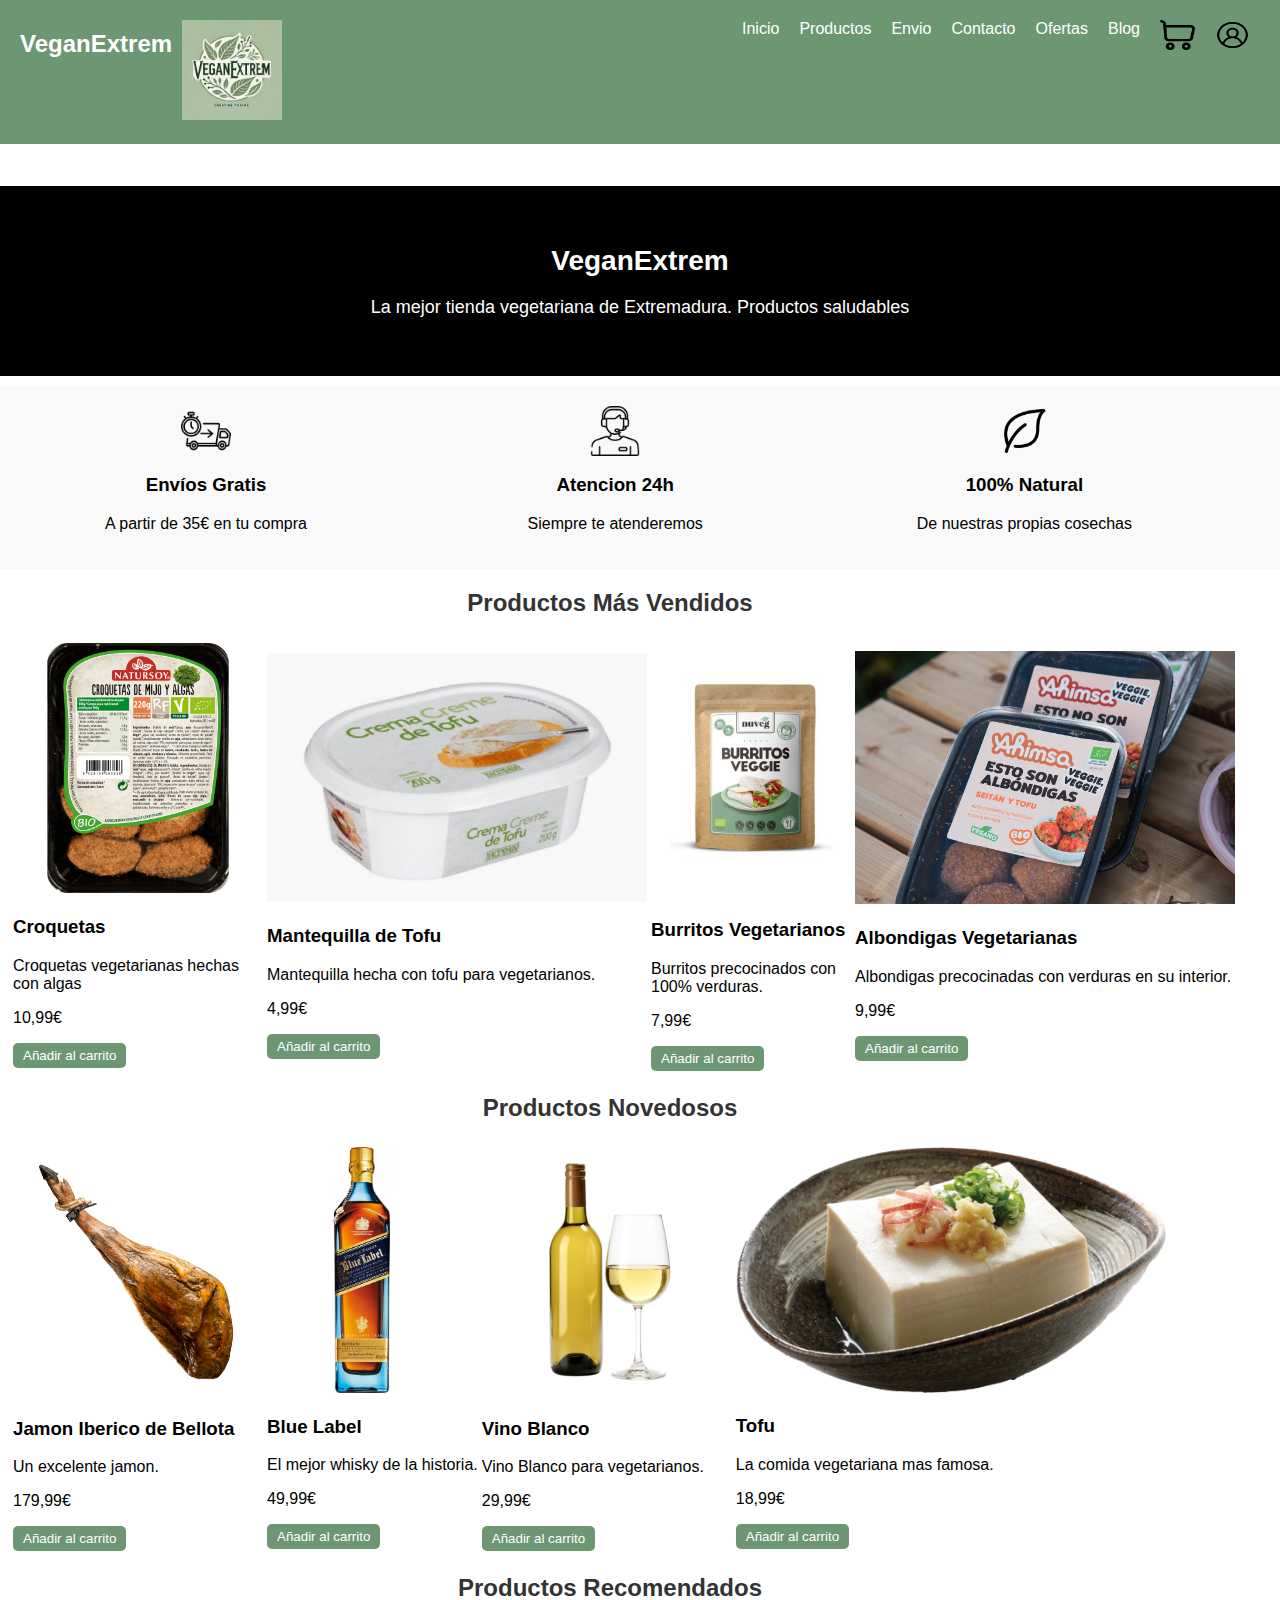
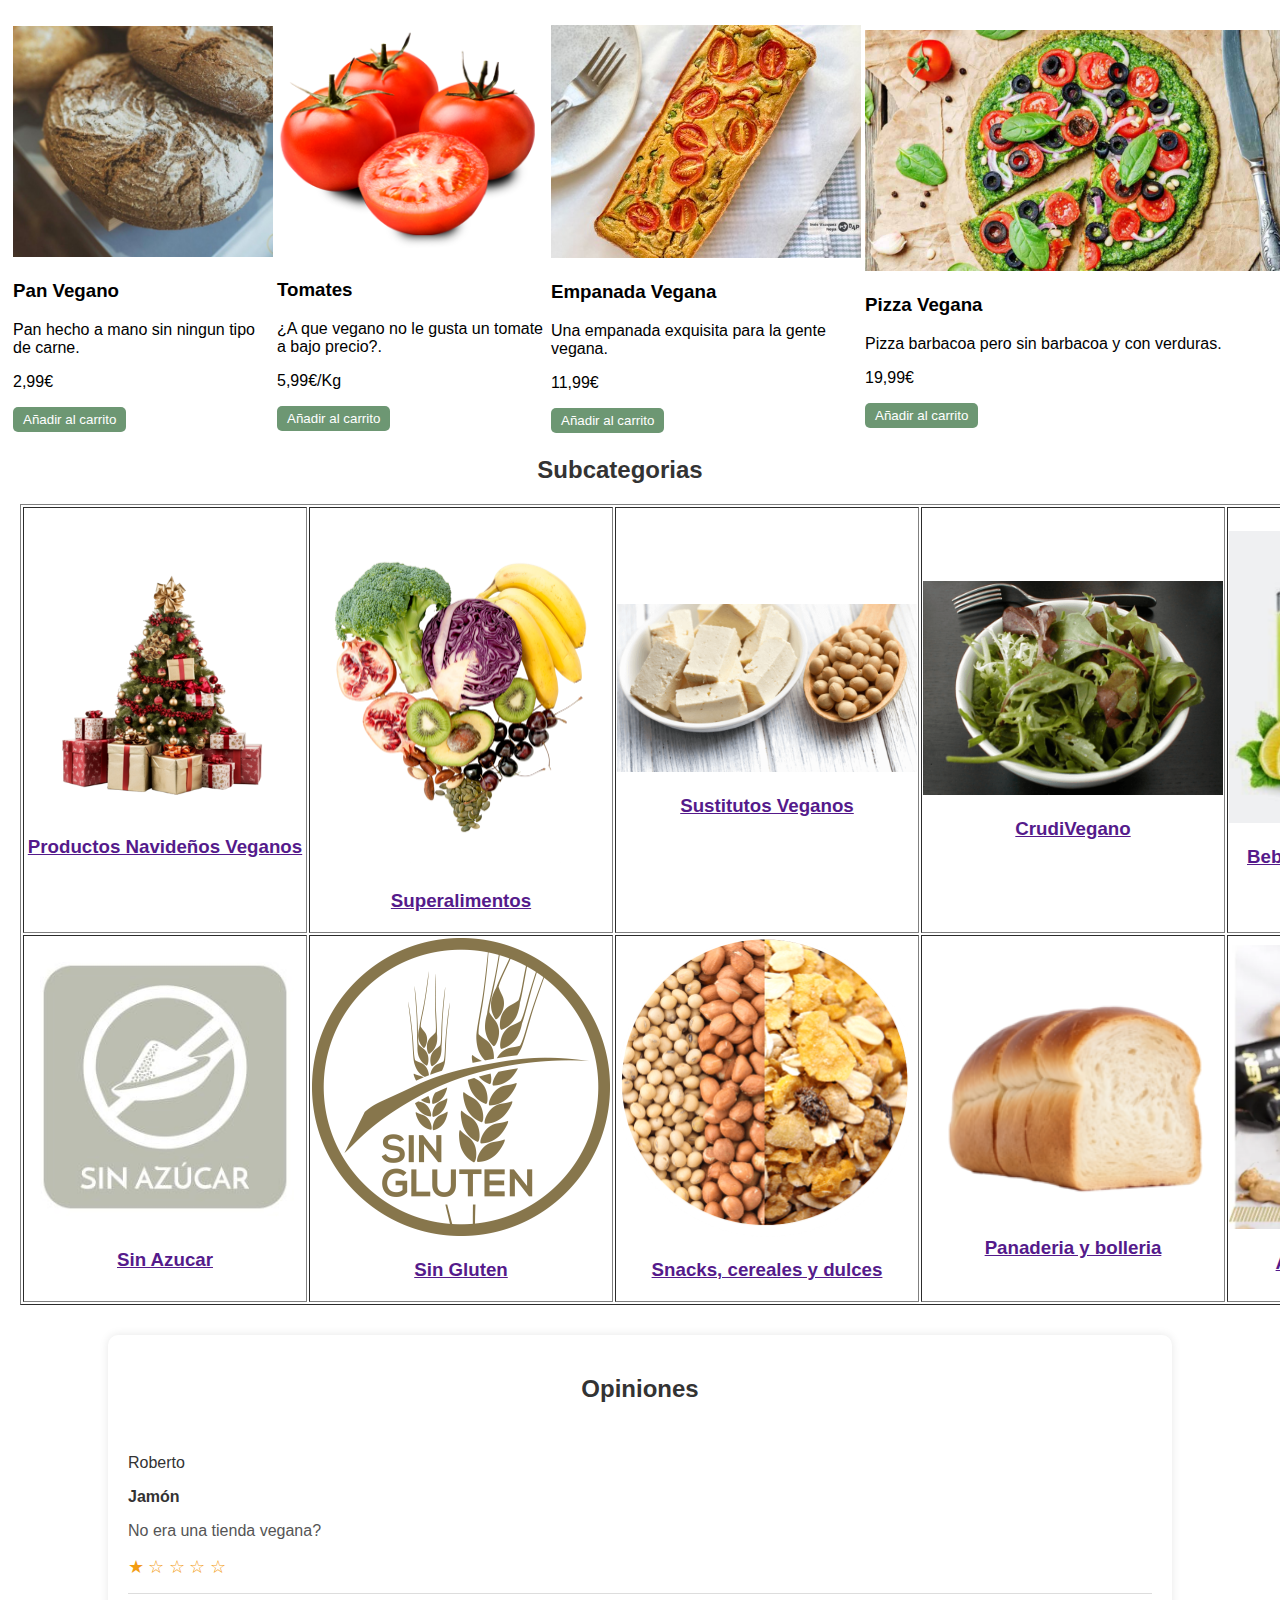
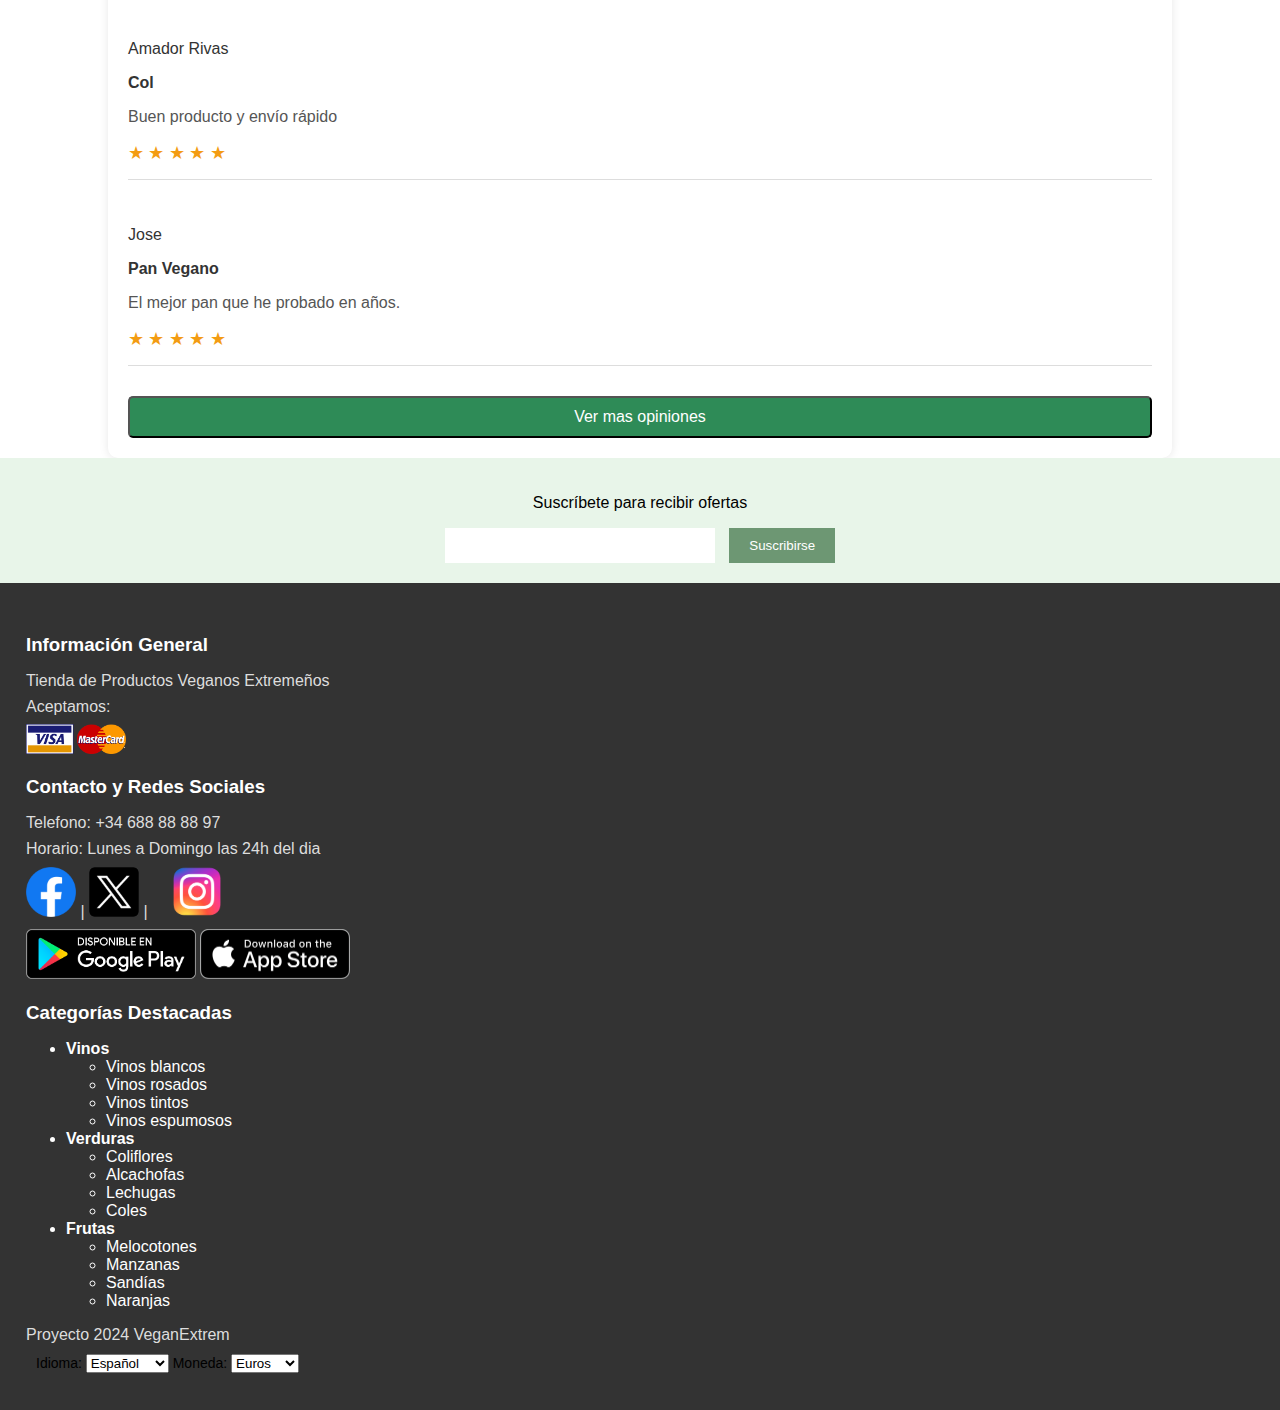
<file: index.html>
<!DOCTYPE html>
<html lang="es">
<head>
    <meta charset="UTF-8">
    <meta name="viewport" content="width=device-width, initial-scale=1.0">
    <title>VeganExtrem</title>
    <link rel="stylesheet" href="index.css">
</head>
<body>
    <div class="cabecera">
        <img src="Imagenes/logo.png" width="100px" height="100px">
        <div class="logo">VeganExtrem</div>
        <div class="menu">
            <ul>
                <li><a href="index.html">Inicio</a></li>
                <li><a href="Productos.html">Productos</a></li>
                <li><a href="Envios.html">Envio</a></li>
                <li><a href="Contacto.html">Contacto</a></li>
                <li><a href="Ofertas.html">Ofertas</a></li>
                <li><a href="Blog.html">Blog</a></li>
                <li><a href="Carrito.html"><img src="Imagenes/CarritoDeLaCompra.png" width="35px" height="30px"></a></li>
                <li><a href="Usuario.html"><img src="Imagenes/Sesion.png" width="35px" height="30px"></a></li>
            </ul>
        </div>
    </div>

    <div class="marquesina">
        <span>Envíos gratuitos a partir de 35€, &nbsp; Atención al cliente 24/7,&nbsp; Productos 100% Naturales</span>
    </div>

    <div class="pancarta">
        <h1>VeganExtrem</h1>
        <p>La mejor tienda vegetariana de Extremadura. Productos saludables</p>
    </div>

    <div class="features">
        <div class="feature">
            <img src="/Imagenes/Camion_Envios.png">
            <h3>Envíos Gratis</h3>
            <p>A partir de 35€ en tu compra</p>
        </div>
        <div class="feature">
            <img src="Imagenes/AtencionAlCliente.png">
            <h3>Atencion 24h</h3>
            <p>Siempre te atenderemos</p>
        </div>
        <div class="feature">
            <img src="Imagenes/Natural.png">
            <h3>100% Natural</h3>
            <p>De nuestras propias cosechas</p>
        </div>
    </div>

    <div class="contenido">
            <h2>Productos Más Vendidos</h2>
            <table>
                <tr>
                    <td>
                        <img src="Imagenes/Croquetas_Algas.png" width="250px">
                        <h3>Croquetas</h3>
                        <p>Croquetas vegetarianas hechas con algas</p>
                        <p class="price">10,99€</p>
                        <a href="Carrito.html"><button class="producto_button">Añadir al carrito</button></a>
                    </td>
                    <td>
                        <img src="Imagenes/Mantequilla_Tofu.jpg" width="380px">
                        <h3>Mantequilla de Tofu</h3>
                        <p>Mantequilla hecha con tofu para vegetarianos.</p>
                        <p class="price">4,99€</p>
                        <a href="Carrito.html"><button class="producto_button">Añadir al carrito</button></a>
                    </td>
                    <td>
                        <img src="Imagenes/Burrito_Vegetariano.jpg" width="200px">
                        <h3>Burritos Vegetarianos</h3>
                        <p>Burritos precocinados con 100% verduras.</p>
                        <p class="price">7,99€</p>
                        <a href="Carrito.html"><button class="producto_button">Añadir al carrito</button></a>
                    </td>
                    <td>
                        <img src="Imagenes/Albondigas_Vegetarianas.jpg" width="380px">
                        <h3>Albondigas Vegetarianas</h3>
                        <p>Albondigas precocinadas con verduras en su interior.</p>
                        <p class="price">9,99€</p>
                        <a href="Carrito.html"><button class="producto_button">Añadir al carrito</button></a>
                    </td>
                </tr>
            </table>
        
            <h2>Productos Novedosos</h2>
            <table>
                <tr>
                    <td>
                        <img src="Imagenes/Jamon.png" width="250px">
                        <h3>Jamon Iberico de Bellota</h3>
                        <p>Un excelente jamon.</p>
                        <p class="price">179,99€</p>
                        <a href="Carrito.html"><button class="producto_button">Añadir al carrito</button></a>
                    </td>
                    <td>
                        <img src="Imagenes/Blue_Label.jpg" width="190px">
                        <h3>Blue Label</h3>
                        <p>El mejor whisky de la historia.</p>
                        <p class="price">49,99€</p>
                        <a href="Carrito.html"><button class="producto_button">Añadir al carrito</button></a>
                    </td>
                    <td>
                        <img src="Imagenes/Vino_Blanco.png" width="250px">
                        <h3>Vino Blanco</h3>
                        <p>Vino Blanco para vegetarianos.</p>
                        <p class="price">29,99€</p>
                        <a href="Carrito.html"><button class="producto_button">Añadir al carrito</button></a>
                    </td>
                    <td>
                        <img src="Imagenes/Tofu.png" width="430px">
                        <h3>Tofu</h3>
                        <p>La comida vegetariana mas famosa.</p>
                        <p class="price">18,99€</p>
                        <a href="Carrito.html"><button class="producto_button">Añadir al carrito</button></a>
                    </td>
                </tr>
            </table>
        
            <h2>Productos Recomendados</h2>
            <table>
                <tr>
                    <td>
                        <img src="Imagenes/Pan_Vegano.jpg" width="260px">
                        <h3>Pan Vegano</h3>
                        <p>Pan hecho a mano sin ningun tipo de carne.</p>
                        <p class="price">2,99€</p>
                        <a href="Carrito.html"><button class="producto_button">Añadir al carrito</button></a>
                    </td>
                    <td>
                        <img src="Imagenes/Tomates.png" width="270px">
                        <h3>Tomates</h3>
                        <p>¿A que vegano no le gusta un tomate a bajo precio?.</p>
                        <p class="price">5,99€/Kg</p>
                        <a href="Carrito.html"><button class="producto_button">Añadir al carrito</button></a>
                    </td>
                    <td>
                        <img src="Imagenes/Empanada_Vegana.jpg" width="310px">
                        <h3>Empanada Vegana</h3>
                        <p>Una empanada exquisita para la gente vegana.</p>
                        <p class="price">11,99€</p>
                        <a href="Carrito.html"><button class="producto_button">Añadir al carrito</button></a>
                    </td>
                    <td>
                        <img src="Imagenes/Pizza_Vegana.jpg" width="430px">
                        <h3>Pizza Vegana</h3>
                        <p>Pizza barbacoa pero sin barbacoa y con verduras.</p>
                        <p class="price">19,99€</p>
                        <a href="Carrito.html"><button class="producto_button">Añadir al carrito</button></a>
                    </td>
                </tr>
            </table>
        </div>

        <div class="contenido2">
            <h2>Subcategorias</h2>
            <table border="1">
                <tr>
                    <td>
                        <img src="Imagenes/navidad.png" width="250px">
                        <h3><a href="">Productos Navideños Veganos</a></h3>
                    </td>
                    <td>
                        <img src="Imagenes/superalimentos.png" width="300px">
                        <h3><a href="">Superalimentos</a></h3>
                    </td>
                    <td>
                        <img src="Imagenes/sustitutos.png" width="300px">
                        <h3><a href="">Sustitutos Veganos</a></h3>
                    </td>
                    <td>
                        <img src="Imagenes/crudi.png" width="300px">
                        <h3><a href="">CrudiVegano</a></h3>
                    </td>
                    <td>
                        <img src="Imagenes/zumos.png" width="300px">
                        <h3><a href="">Bebidas, Zumos, e infusiones preparadas</a></h3>
                    </td>
                </tr>
                <tr>
                    <td>
                        <img src="Imagenes/azucar.jpg" width="280px">
                        <h3><a href="">Sin Azucar</a></h3>
                    </td>
                    <td>
                        <img src="Imagenes/singluten.png" width="300px">
                        <h3><a href="">Sin Gluten</a></h3>
                    </td>
                    <td>
                        <img src="Imagenes/cereales.png" width="300px">
                        <h3><a href="">Snacks, cereales y dulces</a></h3>
                    </td>
                    <td>
                        <img src="Imagenes/pan.webp" width="300px">
                        <h3><a href="">Panaderia y bolleria</a></h3>
                    </td>
                    <td>
                        <img src="Imagenes/barritas.webp" width="300px">
                        <h3><a href="">Alimentacion deportiva</a></h3>
                    </td>
                </tr>
            </table>
        </div>

    <div class="comentarios">
        <h2>Opiniones</h2>
        <div class="reseñas">
            <div class="reseña">
                <div class="reseña_info">
                    <p class="nombre">Roberto</p>
                    <p class="reseña_info_producto">Jamón</p>
                </div>
                <div class="reseña_comentario">
                    <p>No era una tienda vegana?</p>
                </div>
                <div class="estrellas">
                    <span class="estrella">★</span>
                    <span class="estrella">☆</span>
                    <span class="estrella">☆</span>
                    <span class="estrella">☆</span>
                    <span class="estrella">☆</span>
                </div>
            </div>

            <div class="reseña">
                <div class="reseña_info">
                    <p class="nombre">Amador Rivas</p>
                    <p class="reseña_info_producto">Col</p>
                </div>
                <div class="reseña_comentario">
                    <p>Buen producto y envío rápido</p>
                </div>
                <div class="estrellas">
                    <span class="estrella">★</span>
                    <span class="estrella">★</span>
                    <span class="estrella">★</span>
                    <span class="estrella">★</span>
                    <span class="estrella">★</span>
                </div>
            </div>

            <div class="reseña">
                <div class="reseña_info">
                    <p class="nombre">Jose</p>
                    <p class="reseña_info_producto">Pan Vegano</p>
                </div>
                <div class="reseña_comentario">
                    <p>El mejor pan que he probado en años.</p>
                </div>
                <div class="estrellas">
                    <span class="estrella">★</span>
                    <span class="estrella">★</span>
                    <span class="estrella">★</span>
                    <span class="estrella">★</span>
                    <span class="estrella">★</span>
                </div>
            </div>
        </div>
        <button class="button_ver_opiniones">Ver mas opiniones</button>
    </div>

    <div class="nuevotexto">
        <p>Suscríbete para recibir ofertas</p>
        <input type="email">
        <button>Suscribirse</button>
    </div>

    <footer>
        <div class="contenido">
            <div>
                <h3>Información General</h3>
                <p>Tienda de Productos Veganos Extremeños</p>
                <p>Aceptamos:</p>
                <img src="Imagenes/MetodosPago.png" width="100px">
            </div>
    
            <div>
                <h3>Contacto y Redes Sociales</h3>
                <p>Telefono: +34 688 88 88 97 </p>
                <p>Horario: Lunes a Domingo las 24h del dia</p>
                <p>
                    <a href="https://www.facebook.com/?locale=es_ES"><img src="Imagenes/Facebook.png" width="50px"></a> | 
                    <a href="https://x.com/?logout=1733745144886"><img src="Imagenes/Twitter.png" width="50px"></a> | 
                    <a href="https://www.instagram.com"><img src="Imagenes/Instagram.png" width="90px"></a>
                </p>
                <p>
                    <a href="https://play.google.com/store/apps?hl=es&pli=1"><img src="Imagenes/GooglePlay.png" width="170px"></a>
                    <a href="https://www.apple.com/es/app-store/"><img src="Imagenes/AppStore.png" width="150px"></a>
                </p>
            </div>
    
            <div class="categorias-destacadas">
                <div class="categorias">
                    <h3>Categorías Destacadas</h3>
                        <ul>
                            <li>
                                <strong>Vinos</strong>
                                <ul>
                                    <li>Vinos blancos</li>
                                    <li>Vinos rosados</li>
                                    <li>Vinos tintos</li>
                                    <li>Vinos espumosos</li>
                                </ul>
                            </li>
                            <li>
                                <strong>Verduras</strong>
                                <ul>
                                    <li>Coliflores</li>
                                    <li>Alcachofas</li>
                                    <li>Lechugas</li>
                                    <li>Coles</li>
                                </ul>
                            </li>
                            <li>
                                <strong>Frutas</strong>
                                <ul>
                                    <li>Melocotones</li>
                                    <li>Manzanas</li>
                                    <li>Sandías</li>
                                    <li>Naranjas</li>
                                </ul>
                            </li>
                        </ul>
                        <p>Proyecto 2024 VeganExtrem</p>
                    </div>
                    
        
            <div class="menu_desplegable">
                <label for="lenguaje">Idioma:</label>
                <select class="lenguaje">
                    <option>Español</option>
                    <option>Ingles</option>
                    <option>Frances</option>
                    <option>Portugues</option>
                </select>
        
                <label for="moneda">Moneda:</label>
                <select class="moneda">
                    <option>Euros</option>
                    <option>Libras</option>
                    <option>Dólares</option>
                </select>
            </div>
        </div>
        </body>
    </footer>
</html>
</file>
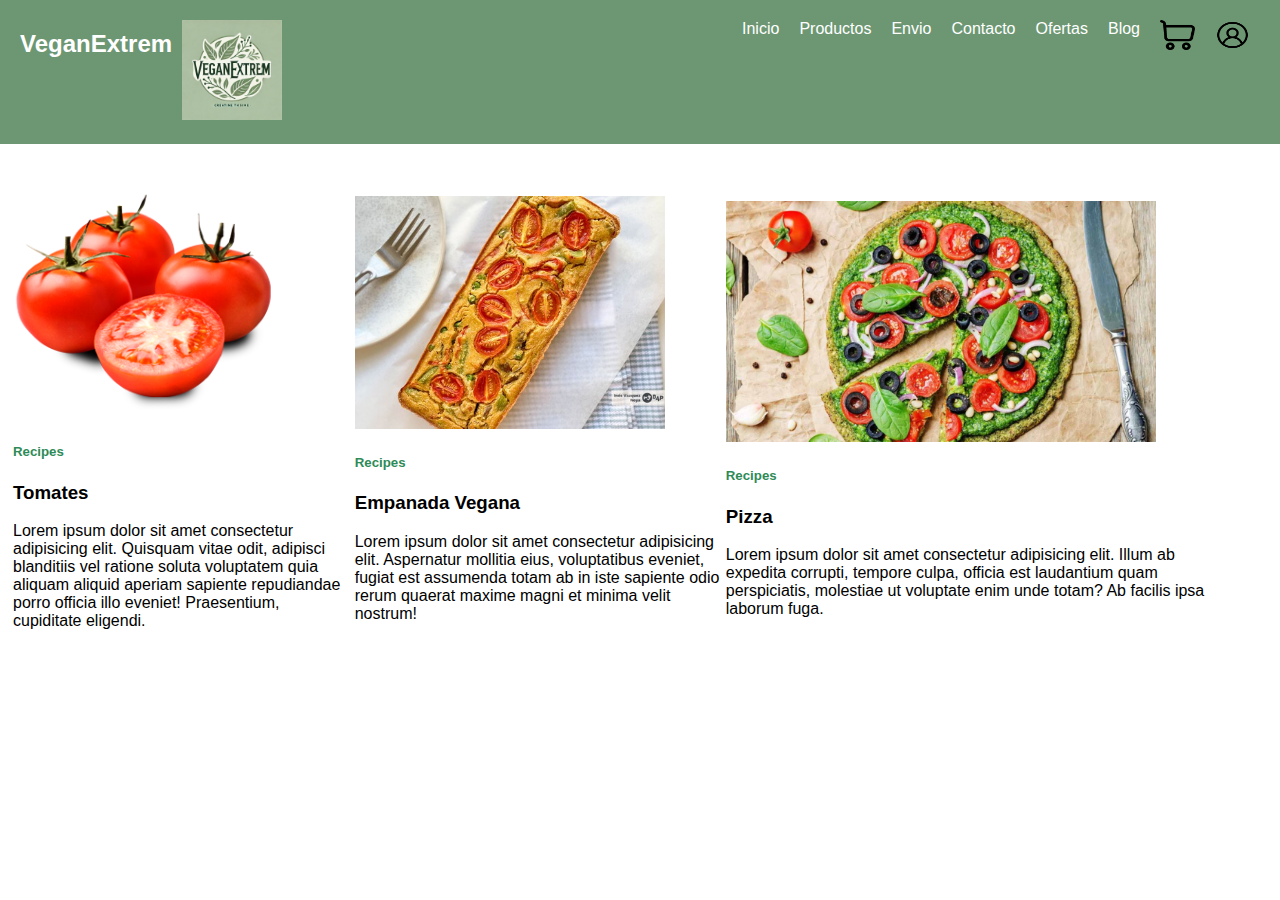
<file: Blog.html>
<!DOCTYPE html>
<html lang="es">
<head>
    <meta charset="UTF-8">
    <meta name="viewport" content="width=device-width, initial-scale=1.0">
    <title>VeganExtrem</title>
    <link rel="stylesheet" href="index.css">
</head>
<body>
    <div class="cabecera">
        <img src="Imagenes/logo.png" width="100px" height="100px">
        <div class="logo">VeganExtrem</div>
        <div class="menu">
            <ul>
                <li><a href="index.html">Inicio</a></li>
                <li><a href="Productos.html">Productos</a></li>
                <li><a href="Envios.html">Envio</a></li>
                <li><a href="Contacto.html">Contacto</a></li>
                <li><a href="Ofertas.html">Ofertas</a></li>
                <li><a href="Blog.html">Blog</a></li>
                <li><a href="Carrito.html"><img src="Imagenes/CarritoDeLaCompra.png" width="35px" height="30px"></a></li>
                <li><a href="Usuario.html"><img src="Imagenes/Sesion.png" width="35px" height="30px"></a></li>
            </ul>
        </div>
    </div>

    <div class="marquesina">
        <span>Envíos gratuitos a partir de 35€, &nbsp; Atención al cliente 24/7,&nbsp; Productos 100% Naturales</span>
    </div>
    <div class="contenido">
    <table>
        <tr>
            <td>
                <img src="Imagenes/Tomates.png" width="270px">
                <h5>Recipes</h5>
                <h3>Tomates</h3>
                <p>Lorem ipsum dolor sit amet consectetur adipisicing elit. Quisquam vitae odit, adipisci blanditiis vel ratione soluta voluptatem quia aliquam aliquid aperiam sapiente repudiandae porro officia illo eveniet! Praesentium, cupiditate eligendi.</p>
            </td>
            <td>
                <img src="Imagenes/Empanada_Vegana.jpg" width="310px">
                <h5>Recipes</h5>
                <h3>Empanada Vegana</h3>
                <p>Lorem ipsum dolor sit amet consectetur adipisicing elit. Aspernatur mollitia eius, voluptatibus eveniet, fugiat est assumenda totam ab in iste sapiente odio rerum quaerat maxime magni et minima velit nostrum!</p>
            </td>
            <td>
                <img src="Imagenes/Pizza_Vegana.jpg" width="430px">
                <h5>Recipes</h5>
                <h3>Pizza</h3>
                <p>Lorem ipsum dolor sit amet consectetur adipisicing elit. Illum ab expedita corrupti, tempore culpa, officia est laudantium quam perspiciatis, molestiae ut voluptate enim unde totam? Ab facilis ipsa laborum fuga.</p>
            </td>
        </tr>
    </table>
</div>
</body>
</html>
</file>
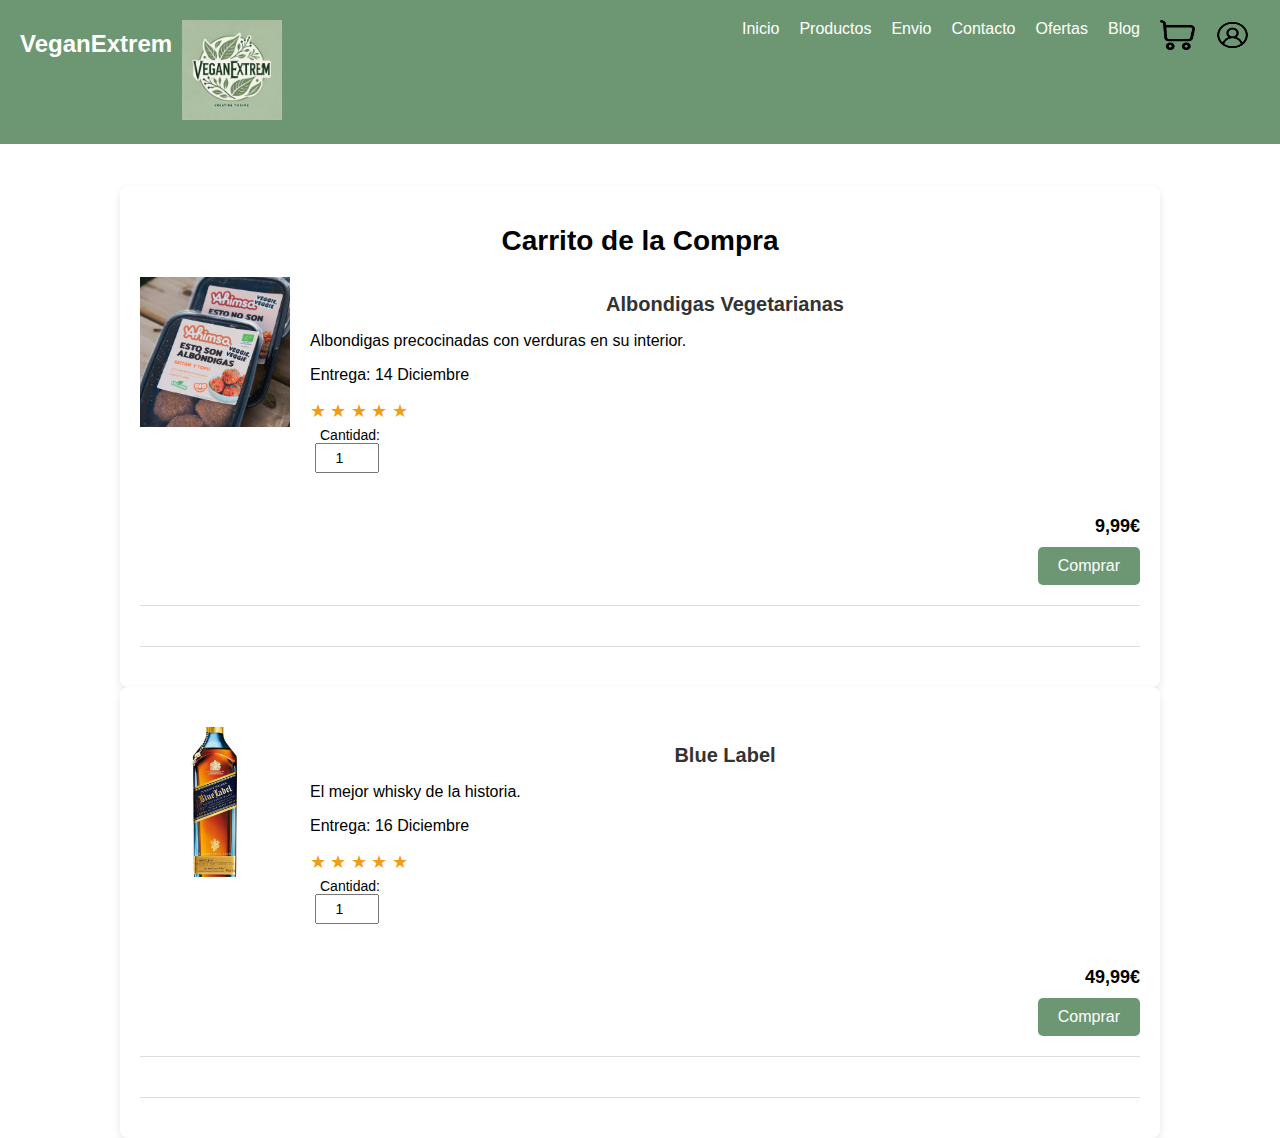
<file: Carrito.html>
<!DOCTYPE html>
<html lang="es">
<head>
    <meta charset="UTF-8">
    <meta name="viewport" content="width=device-width, initial-scale=1.0">
    <title>VeganExtrem</title>
    <link rel="stylesheet" href="index.css">
</head>
<body>
    <div class="cabecera">
        <img src="Imagenes/logo.png" width="100px" height="100px">
        <div class="logo">VeganExtrem</div>
        <div class="menu">
            <ul>
                <li><a href="index.html">Inicio</a></li>
                <li><a href="Productos.html">Productos</a></li>
                <li><a href="Envios.html">Envio</a></li>
                <li><a href="Contacto.html">Contacto</a></li>
                <li><a href="Ofertas.html">Ofertas</a></li>
                <li><a href="Blog.html">Blog</a></li>
                <li><a href="Carrito.html"><img src="Imagenes/CarritoDeLaCompra.png" width="35px" height="30px"></a></li>
                <li><a href="Usuario.html"><img src="Imagenes/Sesion.png" width="35px" height="30px"></a></li>
            </ul>
        </div>
    </div>

    <div class="marquesina">
        <span>Envíos gratuitos a partir de 35€, &nbsp; Atención al cliente 24/7,&nbsp; Productos 100% Naturales</span>
    </div>

    <div class="carrito_contenido">
        <h1>Carrito de la Compra</h1>
        <div class="carrito_objeto">
            <div class="carrito_objeto">
                <img src="Imagenes/Albondigas_Vegetarianas.jpg" class="imagen_carrito">
                <div class="detalles">
                    <h2>Albondigas Vegetarianas</h2>
                    <p>Albondigas precocinadas con verduras en su interior.</p>
                    <p>Entrega: 14 Diciembre</p>
                    <div class="estrellas">
                        <span class="estrella">★</span>
                        <span class="estrella">★</span>
                        <span class="estrella">★</span>
                        <span class="estrella">★</span>
                        <span class="estrella">★</span>
                    </div>
                    <div class="cantidad_carrito">
                        <label class="cantidad_carrito">Cantidad:</label>
                        <input type="number" class="cantidad_carrito" value="1" min="1">
                    </div>
                </div>
                <div class="precio_carrito">
                    <p>9,99€</p>
                    <button class="carrito_button">Comprar</button>
                </div>
            </div>
        </div>
    </div>
    <div class="carrito_contenido">
        <div class="carrito_objeto">
            <div class="carrito_objeto">
                <img src="Imagenes/Blue_Label.jpg" class="imagen_carrito">
                <div class="detalles">
                    <h2>Blue Label</h2>
                    <p>El mejor whisky de la historia.</p>
                    <p>Entrega: 16 Diciembre</p>
                    <div class="estrellas">
                        <span class="estrella">★</span>
                        <span class="estrella">★</span>
                        <span class="estrella">★</span>
                        <span class="estrella">★</span>
                        <span class="estrella">★</span>
                    </div>
                    <div class="cantidad_carrito">
                        <label class="cantidad_carrito">Cantidad:</label>
                        <input type="number" class="cantidad_carrito" value="1" min="1">
                    </div>
                </div>
                <div class="precio_carrito">
                    <p>49,99€</p>
                    <button class="carrito_button">Comprar</button>
                </div>
            </div>
        </div>
    </div>
</body>
</html>
</file>
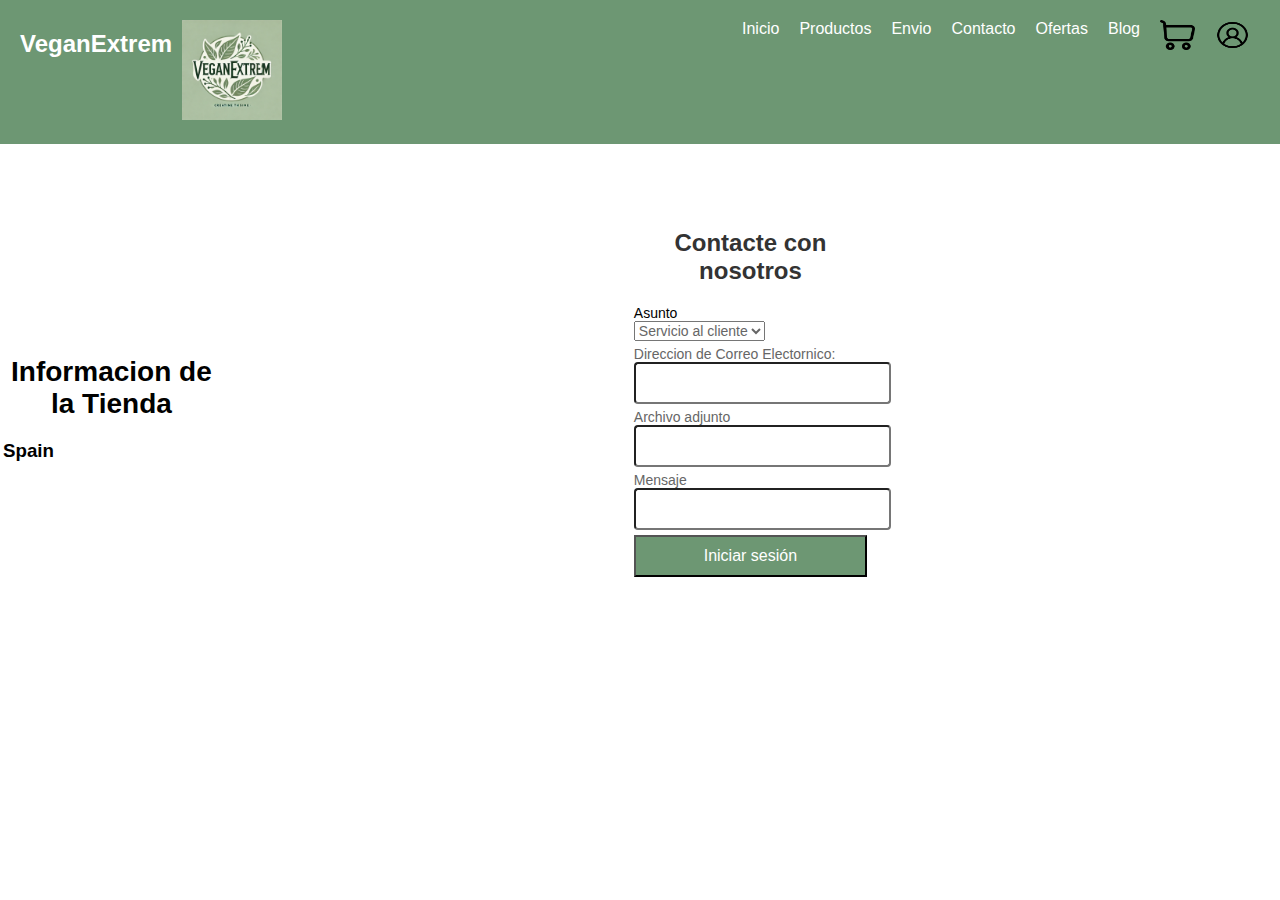
<file: Contacto.html>
<!DOCTYPE html>
<html lang="es">
<head>
    <meta charset="UTF-8">
    <meta name="viewport" content="width=device-width, initial-scale=1.0">
    <title>VeganExtrem</title>
    <link rel="stylesheet" href="index.css">
</head>
<body>
    <div class="cabecera">
        <img src="Imagenes/logo.png" width="100px" height="100px">
        <div class="logo">VeganExtrem</div>
        <div class="menu">
            <ul>
                <li><a href="index.html">Inicio</a></li>
                <li><a href="Productos.html">Productos</a></li>
                <li><a href="Envios.html">Envio</a></li>
                <li><a href="Contacto.html">Contacto</a></li>
                <li><a href="Ofertas.html">Ofertas</a></li>
                <li><a href="Blog.html">Blog</a></li>
                <li><a href="Carrito.html"><img src="Imagenes/CarritoDeLaCompra.png" width="35px" height="30px"></a></li>
                <li><a href="Usuario.html"><img src="Imagenes/Sesion.png" width="35px" height="30px"></a></li>
            </ul>
        </div>
    </div>

    <div class="marquesina">
        <span>Envíos gratuitos a partir de 35€, &nbsp; Atención al cliente 24/7,&nbsp; Productos 100% Naturales</span>
    </div>

<table>
    <tr>
        <td>
           <h1>Informacion de la Tienda</h1>
           <a></a> 
        
           <h3>Spain</h3>
        </td>
        <td>
    <div class="inicio_sesion">
        <h2>Contacte con nosotros</h2>
        <form>
            <div class="menu_desplegable">
                <label for="grupo">Asunto</label>
                <select class="grupo">
                    <option>Servicio al cliente</option>
                </select> 
            <div class="grupo">
                <label class="contraseña">Direccion de Correo Electornico:</label>
                <input type="contraseña" class="contraseña">
            </div>
            <div class="grupo">
                <label class="contraseña">Archivo adjunto</label>
                <input type="contraseña" class="contraseña">
            </div>
            <div class="grupo">
                <label class="contraseña">Mensaje</label>
                <input type="contraseña" class="contraseña">
            </div>
            <button class="iniciar_sesion"><a href="zona_privada.html">Iniciar sesión</button></a>
        </td>
        </form>
    </div>
    </tr>
</table>
</file>
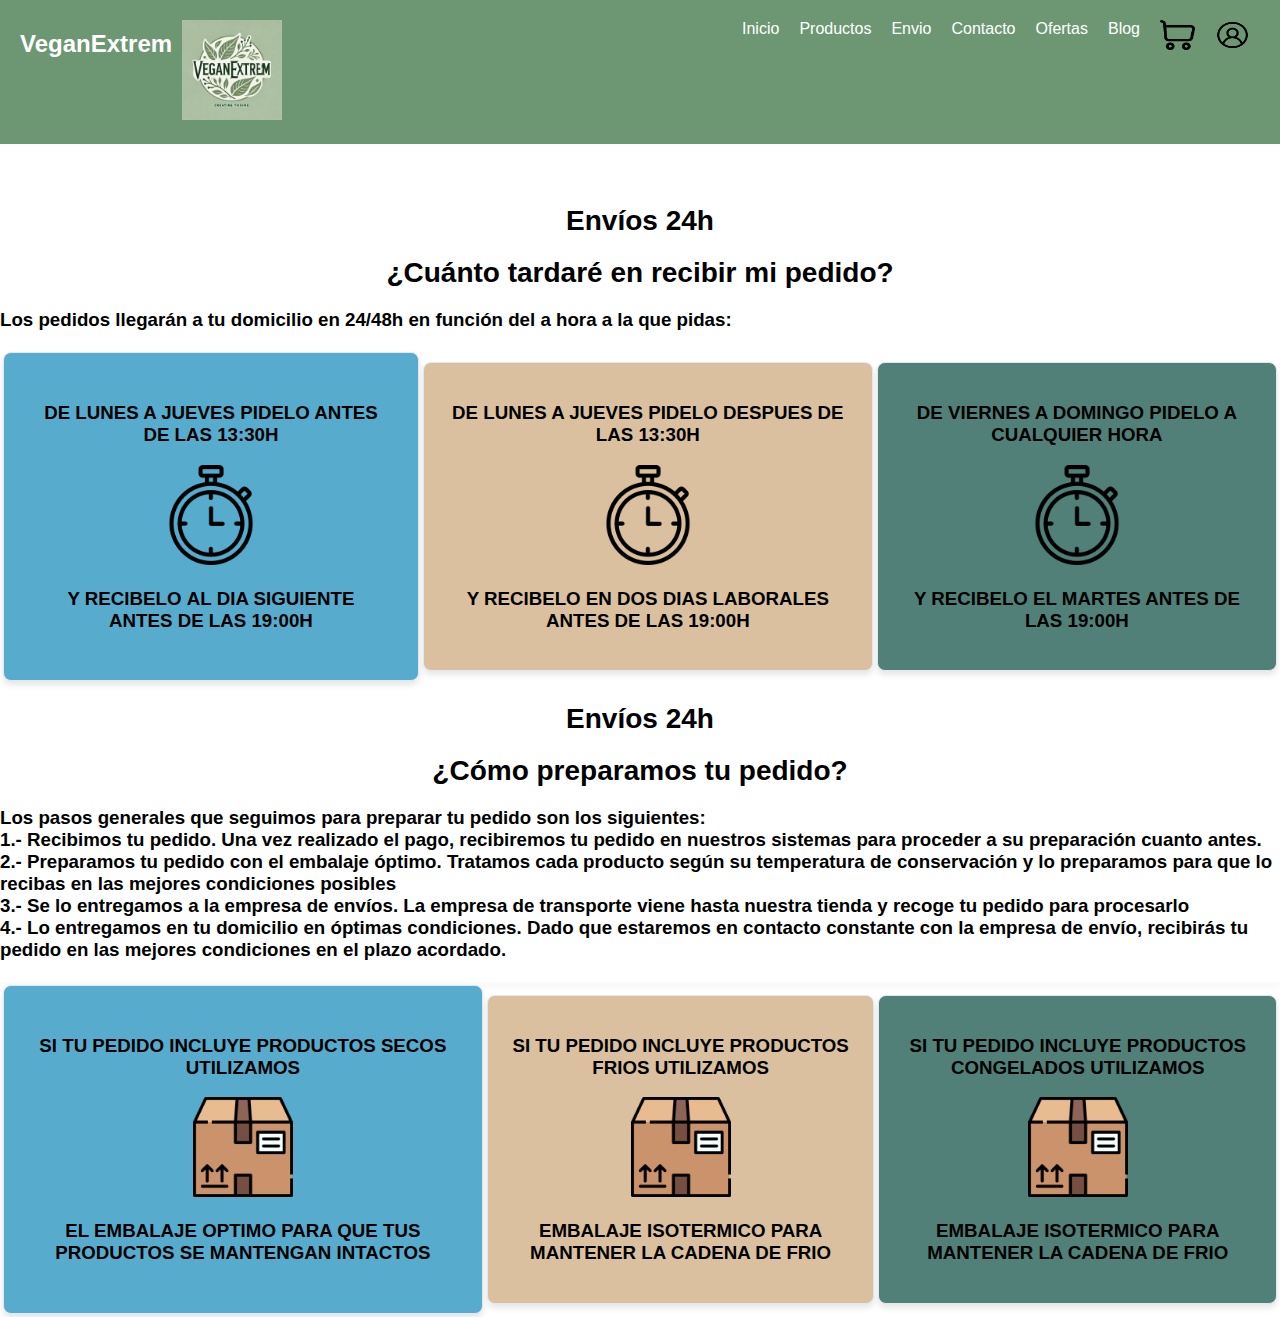
<file: Envios.html>
<!DOCTYPE html>
<html lang="es">
<head>
    <meta charset="UTF-8">
    <meta name="viewport" content="width=device-width, initial-scale=1.0">
    <title>VeganExtrem</title>
    <link rel="stylesheet" href="index.css">
</head>
<body>
    <div class="cabecera">
        <img src="Imagenes/logo.png" width="100px" height="100px">
        <div class="logo">VeganExtrem</div>
        <div class="menu">
            <ul>
                <li><a href="index.html">Inicio</a></li>
                <li><a href="Productos.html">Productos</a></li>
                <li><a href="Envios.html">Envio</a></li>
                <li><a href="Contacto.html">Contacto</a></li>
                <li><a href="Ofertas.html">Ofertas</a></li>
                <li><a href="Blog.html">Blog</a></li>
                <li><a href="Carrito.html"><img src="Imagenes/CarritoDeLaCompra.png" width="35px" height="30px"></a></li>
                <li><a href="Usuario.html"><img src="Imagenes/Sesion.png" width="35px" height="30px"></a></li>
            </ul>
        </div>
    </div>

    <div class="marquesina">
        <span>Envíos gratuitos a partir de 35€, &nbsp; Atención al cliente 24/7,&nbsp; Productos 100% Naturales</span>
    </div>
<table>
    <h1>Envíos 24h</h1>
        <h1>¿Cuánto tardaré en recibir mi pedido?</h1>
        <h3>Los pedidos llegarán a tu domicilio en 24/48h en función del a hora a la que pidas:</h3>
    <tr>
        <td>
        <div class="envio_contenedor2">
            <h3>DE <strong> LUNES A JUEVES </strong>PIDELO<strong> ANTES</strong> DE LAS <strong>13:30H</strong></h3>
            <img src="Imagenes/cronometro.png" width="100px">
            <h3>Y <strong> RECIBELO </strong>AL<strong> DIA SIGUIENTE ANTES</strong> DE LAS <strong>19:00H</strong></h3></h3>
        </div>
        </td>
        <td>
        <div class="envio_contenedor3">
            <h3>DE LUNES A JUEVES PIDELO DESPUES DE LAS 13:30H</h3>
            <img src="Imagenes/cronometro.png" width="100px">
            <h3>Y RECIBELO EN DOS DIAS LABORALES ANTES DE LAS 19:00H</h3>
        </div>
        </td>

        <td>
        <div class="envio_contenedor4">
            <h3>DE VIERNES A DOMINGO PIDELO A CUALQUIER HORA</h3>
            <img src="Imagenes/cronometro.png" width="100px">
            <h3>Y RECIBELO EL MARTES ANTES DE LAS 19:00H</h3>
        </div>
        </td>
    </tr>  
</table>
<table>
    <h1>Envíos 24h</h1>
    <h1>¿Cómo preparamos tu pedido?</h1>
    <h3>Los pasos generales que seguimos para preparar tu pedido son los siguientes:
        <li>1.- Recibimos tu pedido. Una vez realizado el pago, recibiremos tu pedido en nuestros sistemas para proceder a su preparación cuanto antes.</li>
        <li>2.- Preparamos tu pedido con el embalaje óptimo. Tratamos cada producto según su temperatura de conservación y lo preparamos para que lo recibas en las mejores condiciones posibles</li>
        <li>3.- Se lo entregamos a la empresa de envíos. La empresa de transporte viene hasta nuestra tienda y recoge tu pedido para procesarlo</li>
        <li>4.- Lo entregamos en tu domicilio en óptimas condiciones. Dado que estaremos en contacto constante con la empresa de envío, recibirás tu pedido en las mejores condiciones en el plazo acordado.</li></h3>
    <div class="envio_contenedor">
    <tr>   
        <td>
        <div class="envio_contenedor2">
            <h3>SI TU PEDIDO INCLUYE PRODUCTOS SECOS UTILIZAMOS</h3>
            <img src="Imagenes/paquete.png" width="100px">
            <h3>EL EMBALAJE OPTIMO PARA QUE TUS PRODUCTOS SE MANTENGAN INTACTOS</h3>
        </div>
        </td>
        <td>
        <div class="envio_contenedor3">
            <h3>SI TU PEDIDO INCLUYE PRODUCTOS FRIOS UTILIZAMOS</h3>
            <img src="Imagenes/paquete.png" width="100px">
            <h3>EMBALAJE ISOTERMICO PARA MANTENER LA CADENA DE FRIO</h3>
        </div>
        </td>
        <td>
        <div class="envio_contenedor4">
            <h3>SI TU PEDIDO INCLUYE PRODUCTOS CONGELADOS UTILIZAMOS</h3>
            <img src="Imagenes/paquete.png" width="100px">
            <h3>EMBALAJE ISOTERMICO PARA MANTENER LA CADENA DE FRIO</h3>
        </div>
        </td>
    </tr>
</table>
</file>
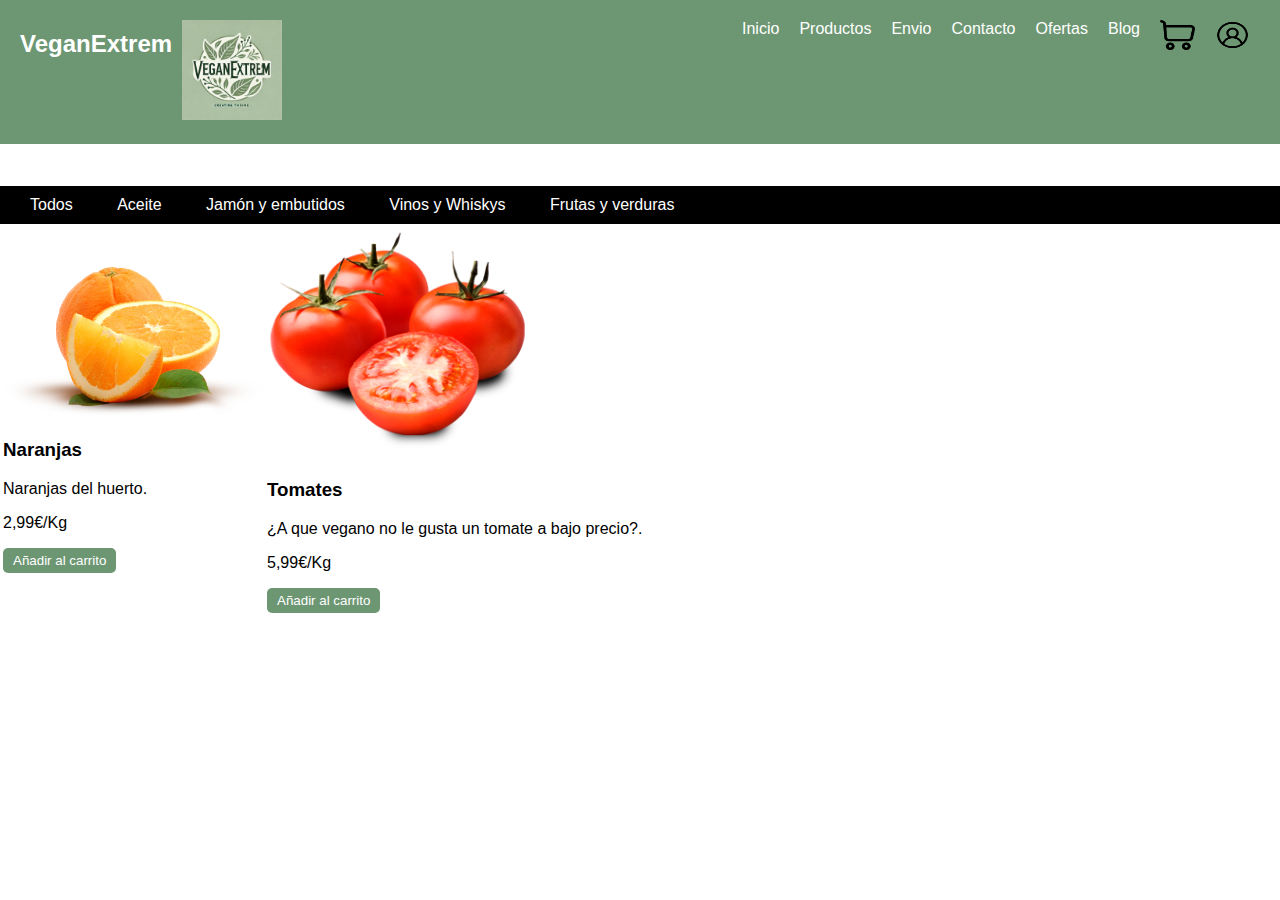
<file: Frutas.html>
<!DOCTYPE html>
<html lang="es">
<head>
    <meta charset="UTF-8">
    <meta name="viewport" content="width=device-width, initial-scale=1.0">
    <title>VeganExtrem</title>
    <link rel="stylesheet" href="index.css">
</head>
<body>
    <div class="cabecera">
        <img src="Imagenes/logo.png" width="100px" height="100px">
        <div class="logo">VeganExtrem</div>
        <div class="menu">
            <ul>
                <li><a href="index.html">Inicio</a></li>
                <li><a href="Productos.html">Productos</a></li>
                <li><a href="Envios.html">Envio</a></li>
                <li><a href="Contacto.html">Contacto</a></li>
                <li><a href="Ofertas.html">Ofertas</a></li>
                <li><a href="Blog.html">Blog</a></li>
                <li><a href="Carrito.html"><img src="Imagenes/CarritoDeLaCompra.png" width="35px" height="30px"></a></li>
                <li><a href="Usuario.html"><img src="Imagenes/Sesion.png" width="35px" height="30px"></a></li>
            </ul>
        </div>
    </div>

    <div class="marquesina">
        <span>Envíos gratuitos a partir de 35€, &nbsp; Atención al cliente 24/7,&nbsp; Productos 100% Naturales</span>
    </div>

    <div class="menu_categoria">
        <a href="Productos.html">Todos</a>
        <a href="">Aceite</a>
        <a href="">Jamón y embutidos</a>
        <a href="Vinos_whiskys.html">Vinos y Whiskys</a>
        <a href="">Frutas y verduras</a>
    </div>

    <table>
        <tr>
            <td>
                <img src="Imagenes/Naranja.png" width="260px">
                <h3>Naranjas</h3>
                <p>Naranjas del huerto.</p>
                <p class="price">2,99€/Kg</p>
                <a href="Carrito.html"><button class="producto_button">Añadir al carrito</button></a>
            </td>
            <td>
                <img src="Imagenes/Tomates.png" width="270px">
                <h3>Tomates</h3>
                <p>¿A que vegano no le gusta un tomate a bajo precio?.</p>
                <p class="price">5,99€/Kg</p>
                <a href="Carrito.html"><button class="producto_button">Añadir al carrito</button></a>
            </td>
        </tr>
    </table>
</body>
</html>
</file>
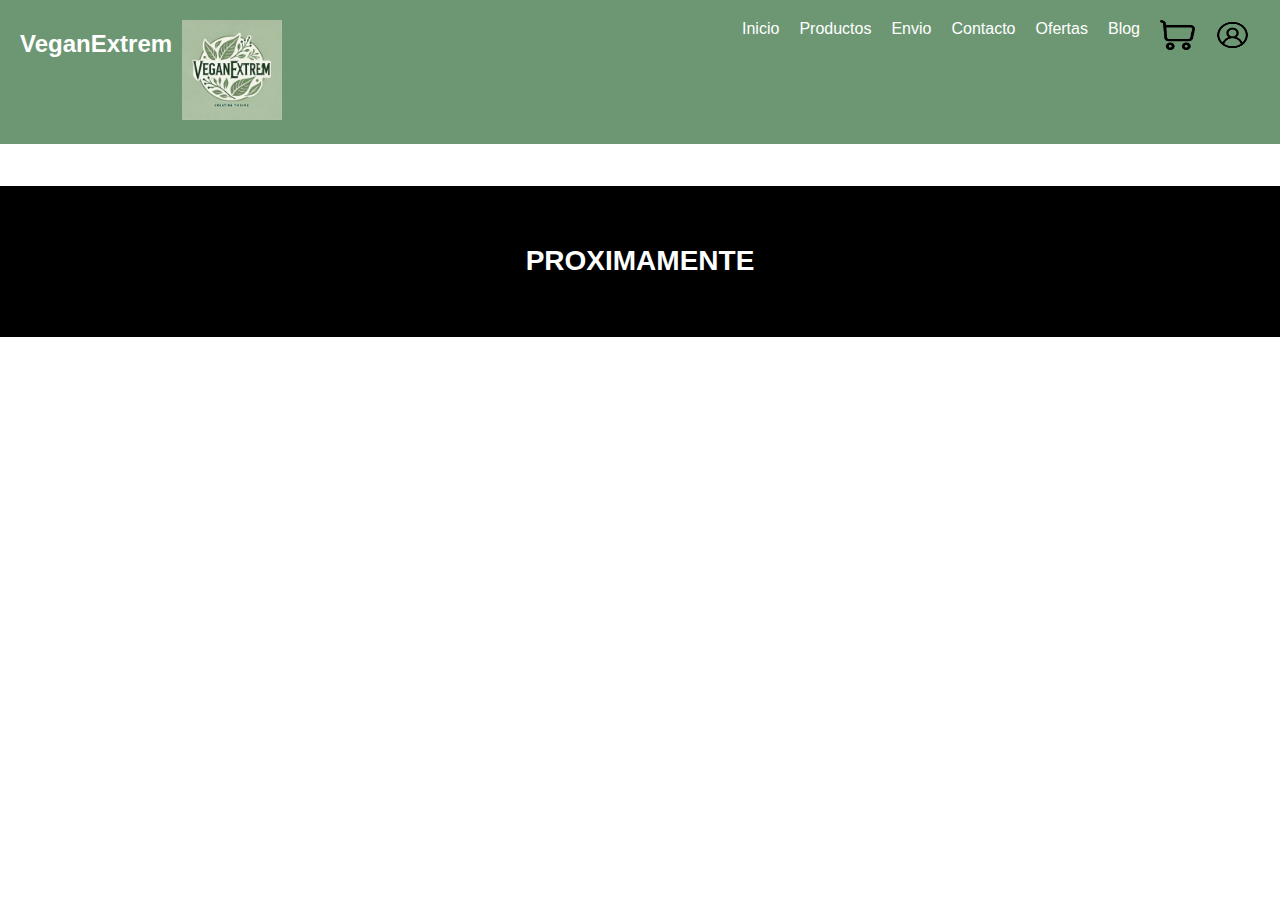
<file: Ofertas.html>
<!DOCTYPE html>
<html lang="es">
<head>
    <meta charset="UTF-8">
    <meta name="viewport" content="width=device-width, initial-scale=1.0">
    <title>VeganExtrem</title>
    <link rel="stylesheet" href="index.css">
</head>
<body>
    <div class="cabecera">
        <img src="Imagenes/logo.png" width="100px" height="100px">
        <div class="logo">VeganExtrem</div>
        <div class="menu">
            <ul>
                <li><a href="index.html">Inicio</a></li>
                <li><a href="Productos.html">Productos</a></li>
                <li><a href="Envios.html">Envio</a></li>
                <li><a href="Contacto.html">Contacto</a></li>
                <li><a href="Ofertas.html">Ofertas</a></li>
                <li><a href="Blog.html">Blog</a></li>
                <li><a href="Carrito.html"><img src="Imagenes/CarritoDeLaCompra.png" width="35px" height="30px"></a></li>
                <li><a href="Usuario.html"><img src="Imagenes/Sesion.png" width="35px" height="30px"></a></li>
            </ul>
        </div>
    </div>

    <div class="marquesina">
        <span>Envíos gratuitos a partir de 100€, &nbsp; Atención al cliente 24/7,&nbsp; Productos 100% Naturales</span>
    </div>

    <div class="pancarta">
        <h1>PROXIMAMENTE</h1>
    </div>
</file>
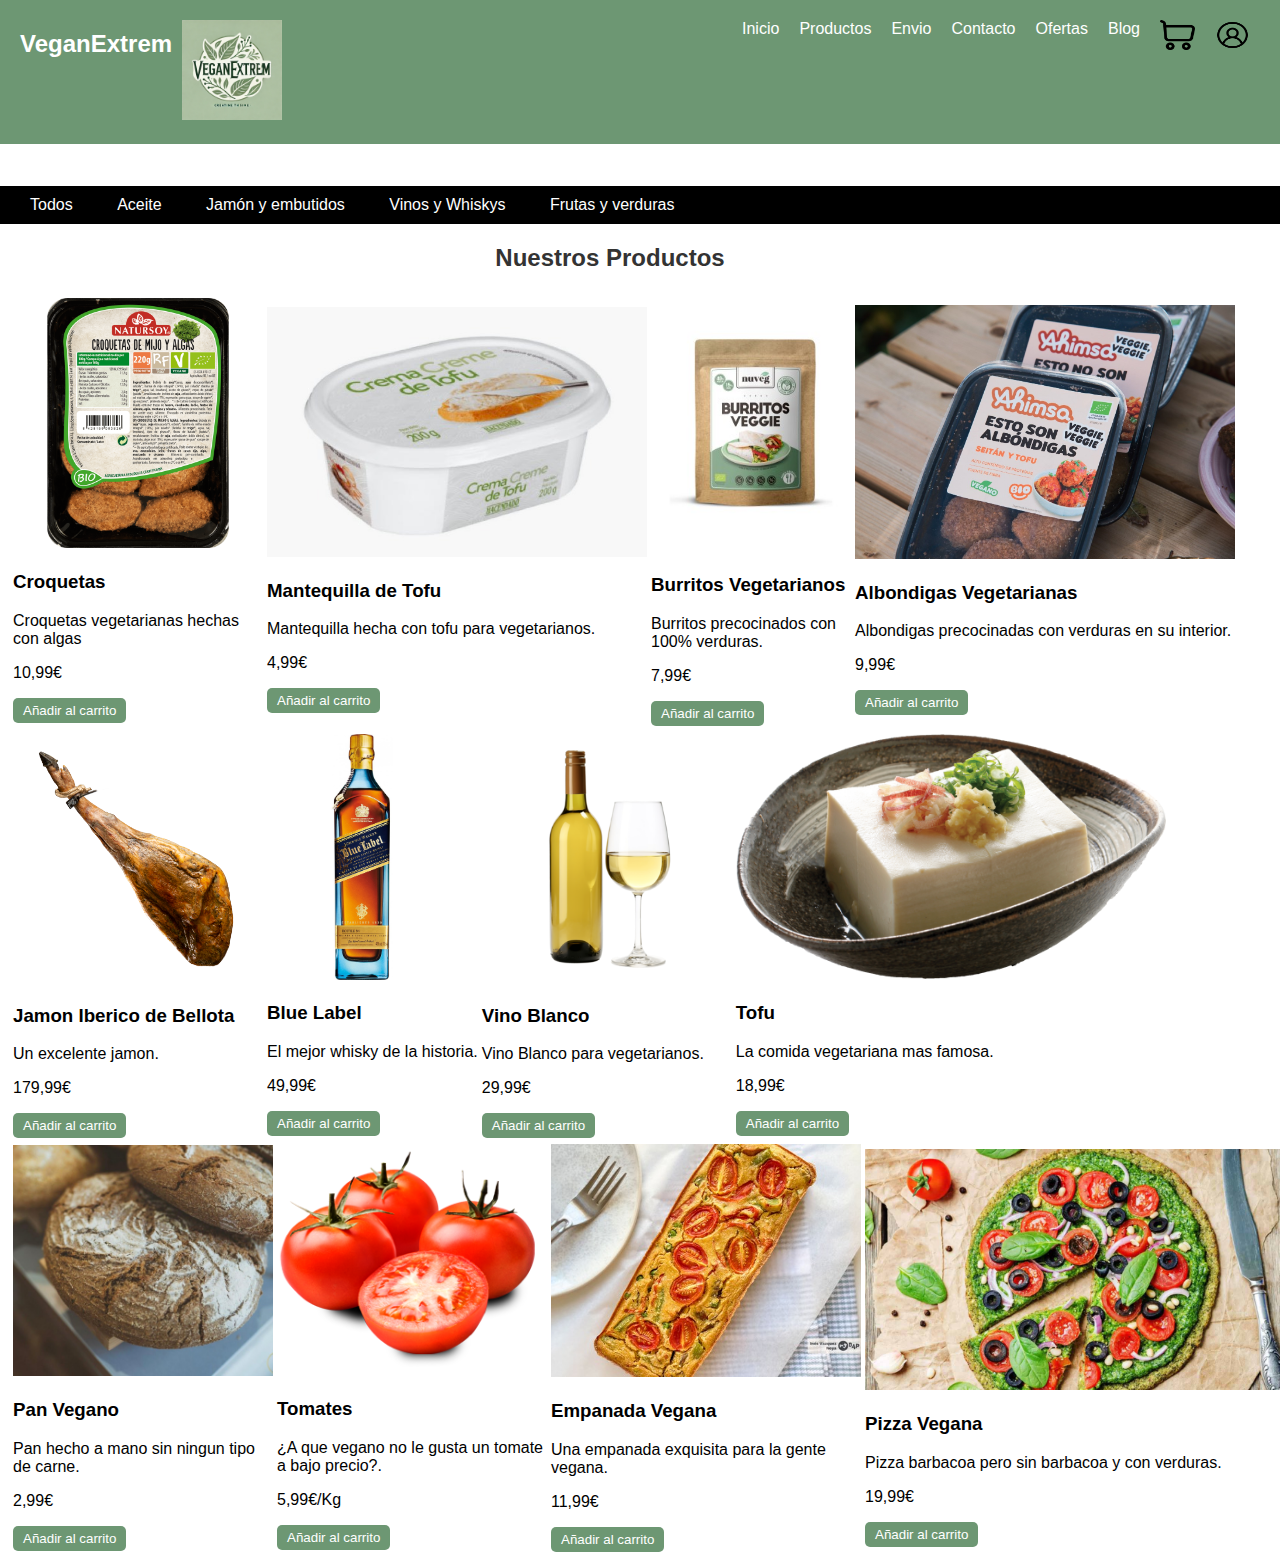
<file: Productos.html>
<!DOCTYPE html>
<html lang="es">
<head>
    <meta charset="UTF-8">
    <meta name="viewport" content="width=device-width, initial-scale=1.0">
    <title>VeganExtrem</title>
    <link rel="stylesheet" href="index.css">
</head>
<body>
    <div class="cabecera">
        <img src="Imagenes/logo.png" width="100px" height="100px">
        <div class="logo">VeganExtrem</div>
        <div class="menu">
            <ul>
                <li><a href="index.html">Inicio</a></li>
                <li><a href="Productos.html">Productos</a></li>
                <li><a href="Envios.html">Envio</a></li>
                <li><a href="Contacto.html">Contacto</a></li>
                <li><a href="Ofertas.html">Ofertas</a></li>
                <li><a href="Blog.html">Blog</a></li>
                <li><a href="Carrito.html"><img src="Imagenes/CarritoDeLaCompra.png" width="35px" height="30px"></a></li>
                <li><a href="Usuario.html"><img src="Imagenes/Sesion.png" width="35px" height="30px"></a></li>
            </ul>
        </div>
    </div>

    <div class="marquesina">
        <span>Envíos gratuitos a partir de 35€, &nbsp; Atención al cliente 24/7,&nbsp; Productos 100% Naturales</span>
    </div>

    <div class="menu_categoria">
        <a href="">Todos</a>
        <a href="">Aceite</a>
        <a href="">Jamón y embutidos</a>
        <a href="Vinos_whiskys.html">Vinos y Whiskys</a>
        <a href="Frutas.html">Frutas y verduras</a>
    </div>

    <div class="contenido">
        <h2>Nuestros Productos</h2>
        <table>
            <tr>
                <td>
                    <img src="Imagenes/Croquetas_Algas.png" width="250px">
                    <h3>Croquetas</h3>
                    <p>Croquetas vegetarianas hechas con algas</p>
                    <p class="price">10,99€</p>
                    <a href="Carrito.html"><button class="producto_button">Añadir al carrito</button></a>
                </td>
                <td>
                    <img src="Imagenes/Mantequilla_Tofu.jpg" width="380px">
                    <h3>Mantequilla de Tofu</h3>
                    <p>Mantequilla hecha con tofu para vegetarianos.</p>
                    <p class="price">4,99€</p>
                    <a href="Carrito.html"><button class="producto_button">Añadir al carrito</button></a>
                </td>
                <td>
                    <img src="Imagenes/Burrito_Vegetariano.jpg" width="200px">
                    <h3>Burritos Vegetarianos</h3>
                    <p>Burritos precocinados con 100% verduras.</p>
                    <p class="price">7,99€</p>
                    <a href="Carrito.html"><button class="producto_button">Añadir al carrito</button></a>
                </td>
                <td>
                    <img src="Imagenes/Albondigas_Vegetarianas.jpg" width="380px">
                    <h3>Albondigas Vegetarianas</h3>
                    <p>Albondigas precocinadas con verduras en su interior.</p>
                    <p class="price">9,99€</p>
                    <a href="Carrito.html"><button class="producto_button">Añadir al carrito</button></a>
                </td>
            </tr>
        </table>
    
        <table>
            <tr>
                <td>
                    <img src="Imagenes/Jamon.png" width="250px">
                    <h3>Jamon Iberico de Bellota</h3>
                    <p>Un excelente jamon.</p>
                    <p class="price">179,99€</p>
                    <a href="Carrito.html"><button class="producto_button">Añadir al carrito</button></a>
                </td>
                <td>
                    <img src="Imagenes/Blue_Label.jpg" width="190px">
                    <h3>Blue Label</h3>
                    <p>El mejor whisky de la historia.</p>
                    <p class="price">49,99€</p>
                    <a href="Carrito.html"><button class="producto_button">Añadir al carrito</button></a>
                </td>
                <td>
                    <img src="Imagenes/Vino_Blanco.png" width="250px">
                    <h3>Vino Blanco</h3>
                    <p>Vino Blanco para vegetarianos.</p>
                    <p class="price">29,99€</p>
                    <a href="Carrito.html"><button class="producto_button">Añadir al carrito</button></a>
                </td>
                <td>
                    <img src="Imagenes/Tofu.png" width="430px">
                    <h3>Tofu</h3>
                    <p>La comida vegetariana mas famosa.</p>
                    <p class="price">18,99€</p>
                    <a href="Carrito.html"><button class="producto_button">Añadir al carrito</button></a>
                </td>
            </tr>
        </table>
    
        <table>
            <tr>
                <td>
                    <img src="Imagenes/Pan_Vegano.jpg" width="260px">
                    <h3>Pan Vegano</h3>
                    <p>Pan hecho a mano sin ningun tipo de carne.</p>
                    <p class="price">2,99€</p>
                    <a href="Carrito.html"><button class="producto_button">Añadir al carrito</button></a>
                </td>
                <td>
                    <img src="Imagenes/Tomates.png" width="270px">
                    <h3>Tomates</h3>
                    <p>¿A que vegano no le gusta un tomate a bajo precio?.</p>
                    <p class="price">5,99€/Kg</p>
                    <a href="Carrito.html"><button class="producto_button">Añadir al carrito</button></a>
                </td>
                <td>
                    <img src="Imagenes/Empanada_Vegana.jpg" width="310px">
                    <h3>Empanada Vegana</h3>
                    <p>Una empanada exquisita para la gente vegana.</p>
                    <p class="price">11,99€</p>
                    <a href="Carrito.html"><button class="producto_button">Añadir al carrito</button></a>
                </td>
                <td>
                    <img src="Imagenes/Pizza_Vegana.jpg" width="430px">
                    <h3>Pizza Vegana</h3>
                    <p>Pizza barbacoa pero sin barbacoa y con verduras.</p>
                    <p class="price">19,99€</p>
                    <a href="Carrito.html"><button class="producto_button">Añadir al carrito</button></a>
                </td>
            </tr>
        </table>
    </div>
</body>
</html>
</file>
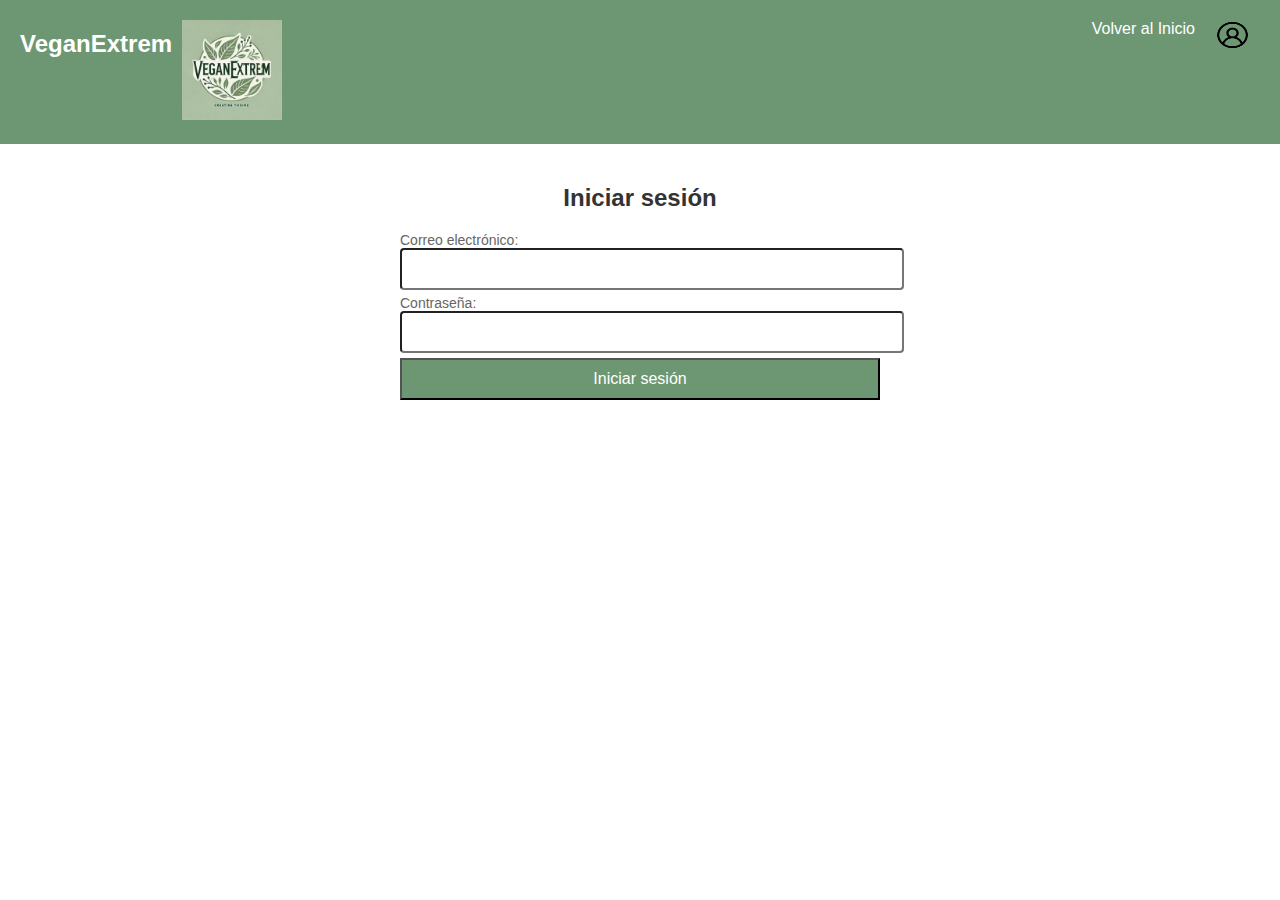
<file: Usuario.html>
<!DOCTYPE html>
<html lang="es">
<head>
    <meta charset="UTF-8">
    <meta name="viewport" content="width=device-width, initial-scale=1.0">
    <title>VeganExtrem</title>
    <link rel="stylesheet" href="index.css">
</head>
<body>
    <div class="cabecera">
        <img src="Imagenes/logo.png" width="100px" height="100px">
        <div class="logo">VeganExtrem</div>
        <div class="menu">
            <ul>
                <li><a href="index.html">Volver al Inicio</a></li>
                <li><a href="Usuario.html"><img src="Imagenes/Sesion.png" width="35px" height="30px"></a></li>
            </ul>
        </div>
    </div>

    <div class="inicio_sesion">
        <h2>Iniciar sesión</h2>
        <form>
            <div class="grupo">
                <label class="correo">Correo electrónico:</label>
                <input type="email" class="correo">
            </div>
            
            <div class="grupo">
                <label class="contraseña">Contraseña:</label>
                <input type="contraseña" class="contraseña">
            </div>

            <button class="iniciar_sesion"><a href="zona_privada.html">Iniciar sesión</button></a>
        </form>
    </div>

</body>
</html>
</file>
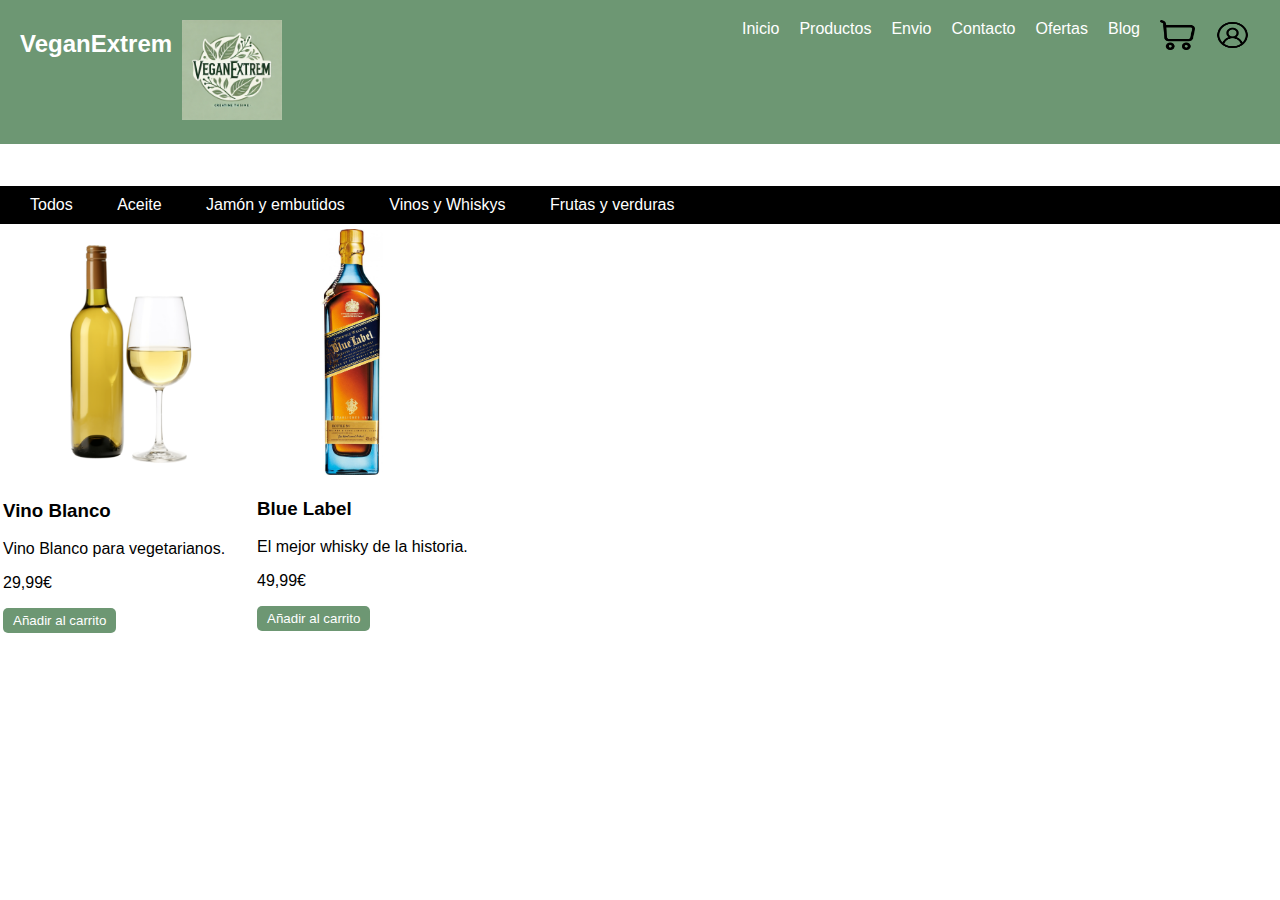
<file: Vinos_whiskys.html>
<!DOCTYPE html>
<html lang="es">
<head>
    <meta charset="UTF-8">
    <meta name="viewport" content="width=device-width, initial-scale=1.0">
    <title>VeganExtrem</title>
    <link rel="stylesheet" href="index.css">
</head>
<body>
    <div class="cabecera">
        <img src="Imagenes/logo.png" width="100px" height="100px">
        <div class="logo">VeganExtrem</div>
        <div class="menu">
            <ul>
                <li><a href="index.html">Inicio</a></li>
                <li><a href="Productos.html">Productos</a></li>
                <li><a href="Envios.html">Envio</a></li>
                <li><a href="Contacto.html">Contacto</a></li>
                <li><a href="Ofertas.html">Ofertas</a></li>
                <li><a href="Blog.html">Blog</a></li>
                <li><a href="Carrito.html"><img src="Imagenes/CarritoDeLaCompra.png" width="35px" height="30px"></a></li>
                <li><a href="Usuario.html"><img src="Imagenes/Sesion.png" width="35px" height="30px"></a></li>
            </ul>
        </div>
    </div>

    <div class="marquesina">
        <span>Envíos gratuitos a partir de 35€, &nbsp; Atención al cliente 24/7,&nbsp; Productos 100% Naturales</span>
    </div>

    <div class="menu_categoria">
        <a href="Productos.html">Todos</a>
        <a href="">Aceite</a>
        <a href="">Jamón y embutidos</a>
        <a href="">Vinos y Whiskys</a>
        <a href="Frutas.html">Frutas y verduras</a>
    </div>

    <table>
        <tr>
            <td>
                <img src="Imagenes/Vino_Blanco.png" width="250px">
                <h3>Vino Blanco</h3>
                <p>Vino Blanco para vegetarianos.</p>
                <p class="price">29,99€</p>
                <a href="Carrito.html"><button class="producto_button">Añadir al carrito</button></a>
            </td>
            <td>
                <img src="Imagenes/Blue_Label.jpg" width="190px">
                <h3>Blue Label</h3>
                <p>El mejor whisky de la historia.</p>
                <p class="price">49,99€</p>
                <a href="Carrito.html"><button class="producto_button">Añadir al carrito</button></a>
            </td>
        </tr>
    </table>
</file>
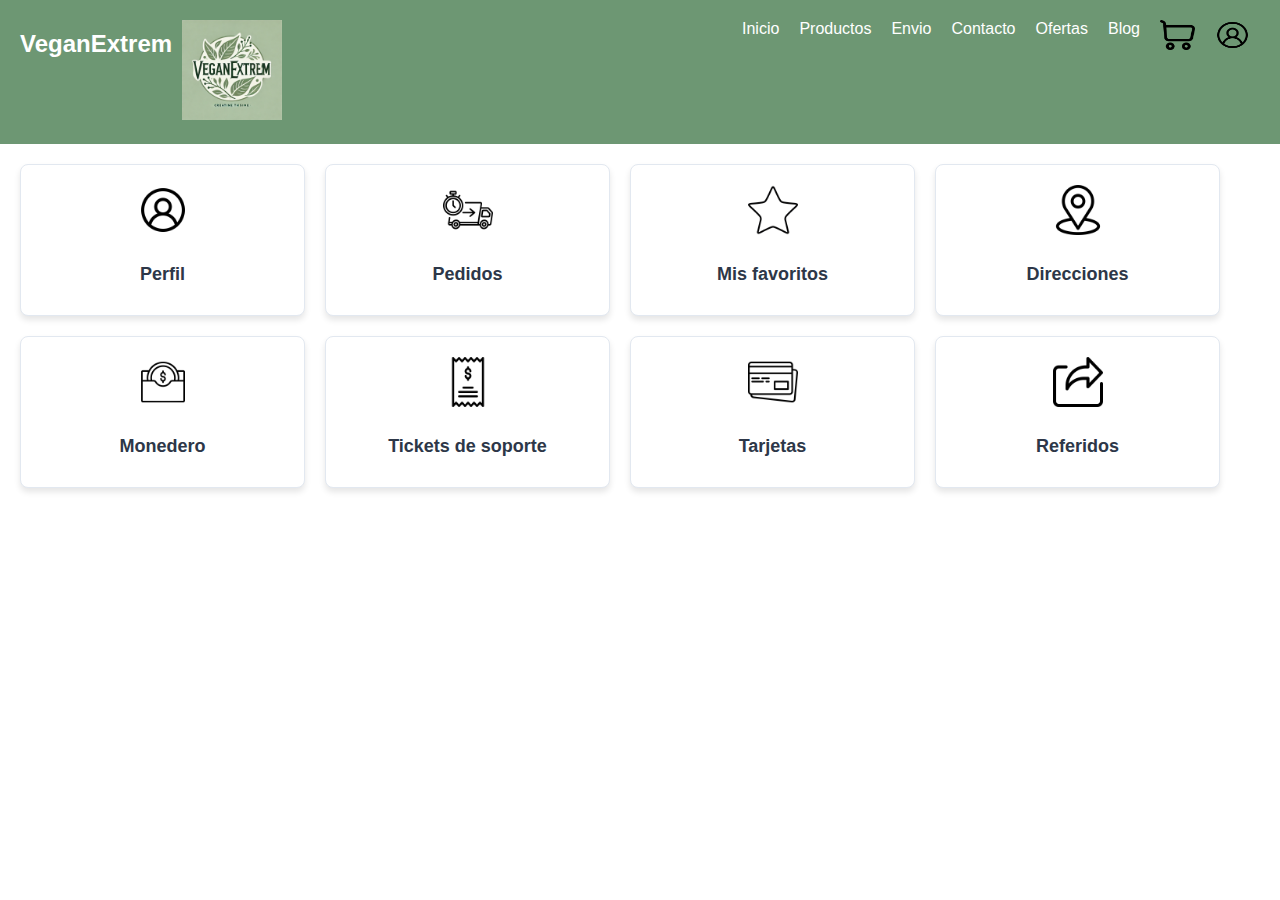
<file: zona_privada.html>
<!DOCTYPE html>
<html lang="es">
<head>
    <meta charset="UTF-8">
    <meta name="viewport" content="width=device-width, initial-scale=1.0">
    <title>VeganExtrem</title>
    <link rel="stylesheet" href="index.css">
</head>
<body>
    <div class="cabecera">
        <img src="Imagenes/logo.png" width="100px" height="100px">
        <div class="logo">VeganExtrem</div>
        <div class="menu">
            <ul>
                <li><a href="index.html">Inicio</a></li>
                <li><a href="Productos.html">Productos</a></li>
                <li><a href="Envios.html">Envio</a></li>
                <li><a href="Contacto.html">Contacto</a></li>
                <li><a href="Ofertas.html">Ofertas</a></li>
                <li><a href="Blog.html">Blog</a></li>
                <li><a href="Carrito.html"><img src="Imagenes/CarritoDeLaCompra.png" width="35px" height="30px"></a></li>
                <li><a href="Usuario.html"><img src="Imagenes/Sesion.png" width="35px" height="30px"></a></li>
            </ul>
        </div>
    </div>
    <div class="tarjetas-contenedor">
        <div class="tarjeta">
            <img src="Imagenes/Sesion.png">
            <h3>Perfil</h3>
        </div>
        <div class="tarjeta">
            <img src="Imagenes/Camion_Envios.png">
            <h3>Pedidos</h3>
        </div>
        <div class="tarjeta">
            <img src="Imagenes/Estrella.png">
            <h3>Mis favoritos</h3>
        </div>
        <div class="tarjeta">
            <img src="Imagenes/Ubicacion.png">
            <h3>Direcciones</h3>
        </div>
        <div class="tarjeta">
            <img src="Imagenes/Monedero.png">
            <h3>Monedero</h3>
        </div>
        <div class="tarjeta">
            <img src="Imagenes/Ticket.png">
            <h3>Tickets de soporte</h3>
        </div>
        <div class="tarjeta">
            <img src="Imagenes/Tarjeta.png">
            <h3>Tarjetas</h3>
        </div>
        <div class="tarjeta">
            <img src="Imagenes/Compartir.png">
            <h3>Referidos</h3>
        </div>
    </div>
</body>
</html>
</file>
<file: index.css>
body {
    font-family: Arial, sans-serif;
    margin: 0;
    padding: 0;
    box-sizing: border-box;
    overflow-x: hidden;
}

.cabecera {
    background-color: #6D9773;
    color: #ffffff;
    padding: 20px 10px;
    overflow: hidden;
}

.logo {
    float: left;
    font-size: 24px;
    font-weight: bold;
    padding: 10px;
}

.menu {
    float: right;
}

.menu ul {
    list-style: none;
    margin: 0;
    padding: 0;
}

.menu li {
    float: left;
    margin-right: 20px;
}

.menu a {
    text-decoration: none;
    color: #ffffff;
}

.pancarta {
    background-color: #000000;
    padding: 40px 20px;
    text-align: center;
    font-size: 28px;
    margin-bottom: 10px;
    color: #ffffff;
}

.pancarta p {
    font-size: 18px;
}

.marquesina {
    background-color: #ffffff;
    padding: 10px;
    text-align: center;
    overflow: hidden;
    white-space: nowrap;
    color: #000000;
    display: inline-block;
    padding-left: 100%;
    animation: scroll 10s linear infinite;
}

@keyframes scroll {
    0% { transform: translateX(0); }
    100% { transform: translateX(-100%); }
}

.features {
    padding: 20px;
    background-color: #F9F9F9;
    overflow: hidden;
}

.feature {
    width: 30%;
    float: left;
    margin-right: 3%;
    text-align: center;
}

.feature img {
    width: 50px;
    height: 50px;
    display: block;
    margin: 0 auto 10px;
}

footer {
    background-color: #333;
    color: white;
    padding: 2rem 1rem;
}

footer h3 {
    margin-bottom: 1rem;
    color: #fff;
}

footer p {
    margin: 0.5rem 0;
    color: #ddd;
}

.contacto {
    text-align: center;
    padding: 20px;
    background-color: #F1F8E9;
}

.nuevotexto {
    text-align: center;
    padding: 20px;
    background-color: #E8F5E9;
}

.nuevotexto input {
    padding: 10px;
    width: 250px;
    margin-right: 10px;
    border: 1px #ffffff;
}

.nuevotexto button {
    padding: 10px 20px;
    background-color: #6D9773;
    color: #ffffff;
    border: none;
    cursor: pointer;
}

.menu_desplegable {
    margin: 10px;
    display: block;
    font-size: 14px;
    color: #000000;
    margin-bottom: 5px;
}

.contenido {
    max-width: 1200px;
    padding: 0 10px;
}

.contenido h5 {
    color: #2e8b57;
}

.seccion {
    margin-bottom: 20px;
}

.seccion h2 {
    margin-bottom: 10px;
    color: #333;
}
.producto-grid {
    gap: 20px;
    place-items: center;
    align-items: center;
    max-width: 1200px;
    margin: 0 auto;
    padding: 20px;
}
.producto {
    background-color: #ffffff;
    border-radius: 5px;
    box-shadow: 0 2px 4px #000000;
    text-align: center;
    overflow: hidden;
    transition: transform 0.3s ease;
}

.producto img {
    max-width: 100%;
    height: auto;
}

.producto h3 {
    font-size: 20px;
}

.producto .price {
    color: #000000;
    font-size: 20px;
    font-weight: bold;
}

.producto_button {
    background-color: #6D9773;
    color: #ffffff;
    border: none;
    padding: 5px 10px;
    border-radius: 5px;
    cursor: pointer;
}

body {
    font-family: Arial, sans-serif;
    background-color: #ffffff;
    margin: 0;
    padding: 0;
}

.comentarios {
    width: 80%;
    margin: 0 auto;
    padding: 20px;
    background-color: #fff;
    box-shadow: 0 0 10px #0000001a;
    border-radius: 10px;
    margin-top: 30px;
}

h2 {
    text-align: center;
    font-size: 24px;
    margin-bottom: 20px;
}

.reseñas {
    margin-bottom: 30px;
}

.reseña {
    border-bottom: 1px solid #ddd;
    padding: 15px 0;
    margin-bottom: 15px;
}

.reseña_info {
    font-size: 16px;
    color: #333;
}

.reseña_info_producto {
    font-size: 16px;
    font-weight: bold;
    margin-top: 5px;
}

.reseña_comentario {
    margin-top: 10px;
    font-size: 16px;
    color: #555;
}

.estrellas {
    margin-top: 10px;
    color: #f39c12;
}

.estrella {
    font-size: 18px;
}

.button_ver_opiniones {
    display: block;
    width: 100%;
    padding: 10px;
    background-color: #2e8b57;
    color: #fff;
    font-size: 16px;
    border-radius: 5px;
    text-align: center;
}

.inicio_sesion {
    font-family: Arial, sans-serif;
    background-color: #ffffff;
    height: 20px;
    padding: 400px;
    padding-top: 20px;
    display: block;
}

h2 {
    font-size: 24px;
    margin-bottom: 20px;
    color: #333;
}

.grupo {
    margin-bottom: 20px;
    text-align: left;
}

.grupo {
    display: block;
    font-size: 14px;
    color: #666;
    margin-bottom: 5px;
}

.grupo input {
    width: 100%;
    padding: 10px;
    border-radius: 4px;
    font-size: 16px;
    outline: none;
}

.iniciar_sesion {
    background-color: #6D9773;
    color: #ffffff;
    width: 100%;
    padding: 10px;
    font-size: 16px;
    cursor: pointer;
}

.iniciar_sesion a{
    text-decoration: none;
    color: #ffffff;
}

.carrito_contenido {
    background-color: #fff;
    max-width: 1000px;
    margin: 0 auto;
    padding: 20px;
    border-radius: 8px;
    box-shadow: 0 4px 8px #0000001a;
}

h1 {
    text-align: center;
    font-size: 28px;
    margin-bottom: 20px;
}

.carrito_objeto {
    margin-top: 20px;
}

.carrito_objeto {
    clear: both;
    margin-bottom: 20px;
    border-bottom: 1px solid #ddd;
    padding-bottom: 20px;
}

.imagen_carrito {
    width: 150px;
    height: 150px;
    object-fit: cover;
    float: left;
    margin-right: 20px;
}

.detalles {
    overflow: hidden; 
}

.detalles h2 {
    font-size: 20px;
    font-weight: bold;
    margin-bottom: 10px;
}

.item-details p {
    font-size: 14px;
    margin-bottom: 5px;
}

.precio_carrito {
    text-align: right;
}

.precio_carrito p {
    font-size: 18px;
    font-weight: bold;
    margin-bottom: 10px;
}

.cantidad_carrito {
    margin-bottom: 10px;
}

.cantidad_carrito {
    font-size: 14px;
}

.cantidad_carrito {
    width: 50px;
    padding: 5px;
    font-size: 14px;
    text-align: center;
}

.carrito_button {
    background-color: #6D9773;
    color: #ffffff;
    padding: 10px 20px;
    border: none;
    border-radius: 5px;
    cursor: pointer;
    font-size: 16px;
    transition: background-color 0.3s;
}

.menu_categoria {
    align-items: center;
    background-color: #000000;
    padding: 10px;
    justify-content: space-around;
}

.menu_categoria a {
    color: #ffffff;
    text-decoration: none;
    padding: 10px 20px;
    border-radius: 5px;
    transition: background-color 0.3s;
}

.cuerpo_privado {
    font-family: Arial, sans-serif;
    margin: 0;
    padding: 0;
    background-color: #f7fafc;
    display: flex;
    justify-content: center;
    align-items: center;
    min-height: 100vh;
}

.tarjetas-contenedor {
    display: grid;
    grid-template-columns: repeat(auto-fit, minmax(250px, 1fr));
    gap: 20px;
    padding: 20px;
    max-width: 1200px;
}

.tarjeta {
    background-color: #ffffff;
    border: 1px solid #e2e8f0;
    border-radius: 8px;
    box-shadow: 0 4px 6px #0000001a;
    text-align: center;
    padding: 20px;
    transition: transform 0.3s, box-shadow 0.3s;
}

.tarjeta img {
    max-width: 50px;
    margin-bottom: 15px;
}

.tarjeta h3 {
    font-size: 18px;
    margin: 10px 0;
    color: #2d3748;
}

.tarjeta p {
    font-size: 14px;
    color: #4a5568;
}

.envio_contenedor {
    border: 1px solid #ffffff;
    border-radius: 8px;
    box-shadow: 0 4px 6px #0000001a;
    text-align: center;
    padding-left: 50px;
    padding-right: 50px;
    background-color: #ffffff;
}

.envio_contenedor2 {
    background-color: #57acce;
    border: 1px solid #e2e8f0;
    border-radius: 8px;
    box-shadow: 0 4px 6px #0000001a;
    text-align: center;
    padding: 30px;
}

.envio_contenedor3 {
    background-color: #dac09f;
    border: 1px solid #e2e8f0;
    border-radius: 8px;
    box-shadow: 0 4px 6px #0000001a;
    text-align: center;
    padding: 20px;
}

.envio_contenedor4 {
    background-color: #508078;
    border: 1px solid #e2e8f0;
    border-radius: 8px;
    box-shadow: 0 4px 6px #0000001a;
    text-align: center;
    padding: 20px;
}

.envio_contenedor img {
    max-width: 50px;
    margin-bottom: 15px;
}

.envio_contenedor h3 {
    font-size: 18px;
    margin: 10px 0;
    color: #2d3748;
}

.envio_contenedor p {
    font-size: 14px;
    color: #4a5568;
}

.texto_izquierda{
    text-align: left;
}

.contacto_defensa {
    background-color: #6D9773;
    color: #ffffff;
    width: 100%;
    padding: 10px;
    font-size: 16px;
    cursor: pointer;
}

.contacto_defensa a{
    text-decoration: none;
    color: #ffffff;
}

.contenido2 {
    max-width: 1200px;
    padding: 0 20px;
    color: #000000;
    text-align: center;
}
</file>
